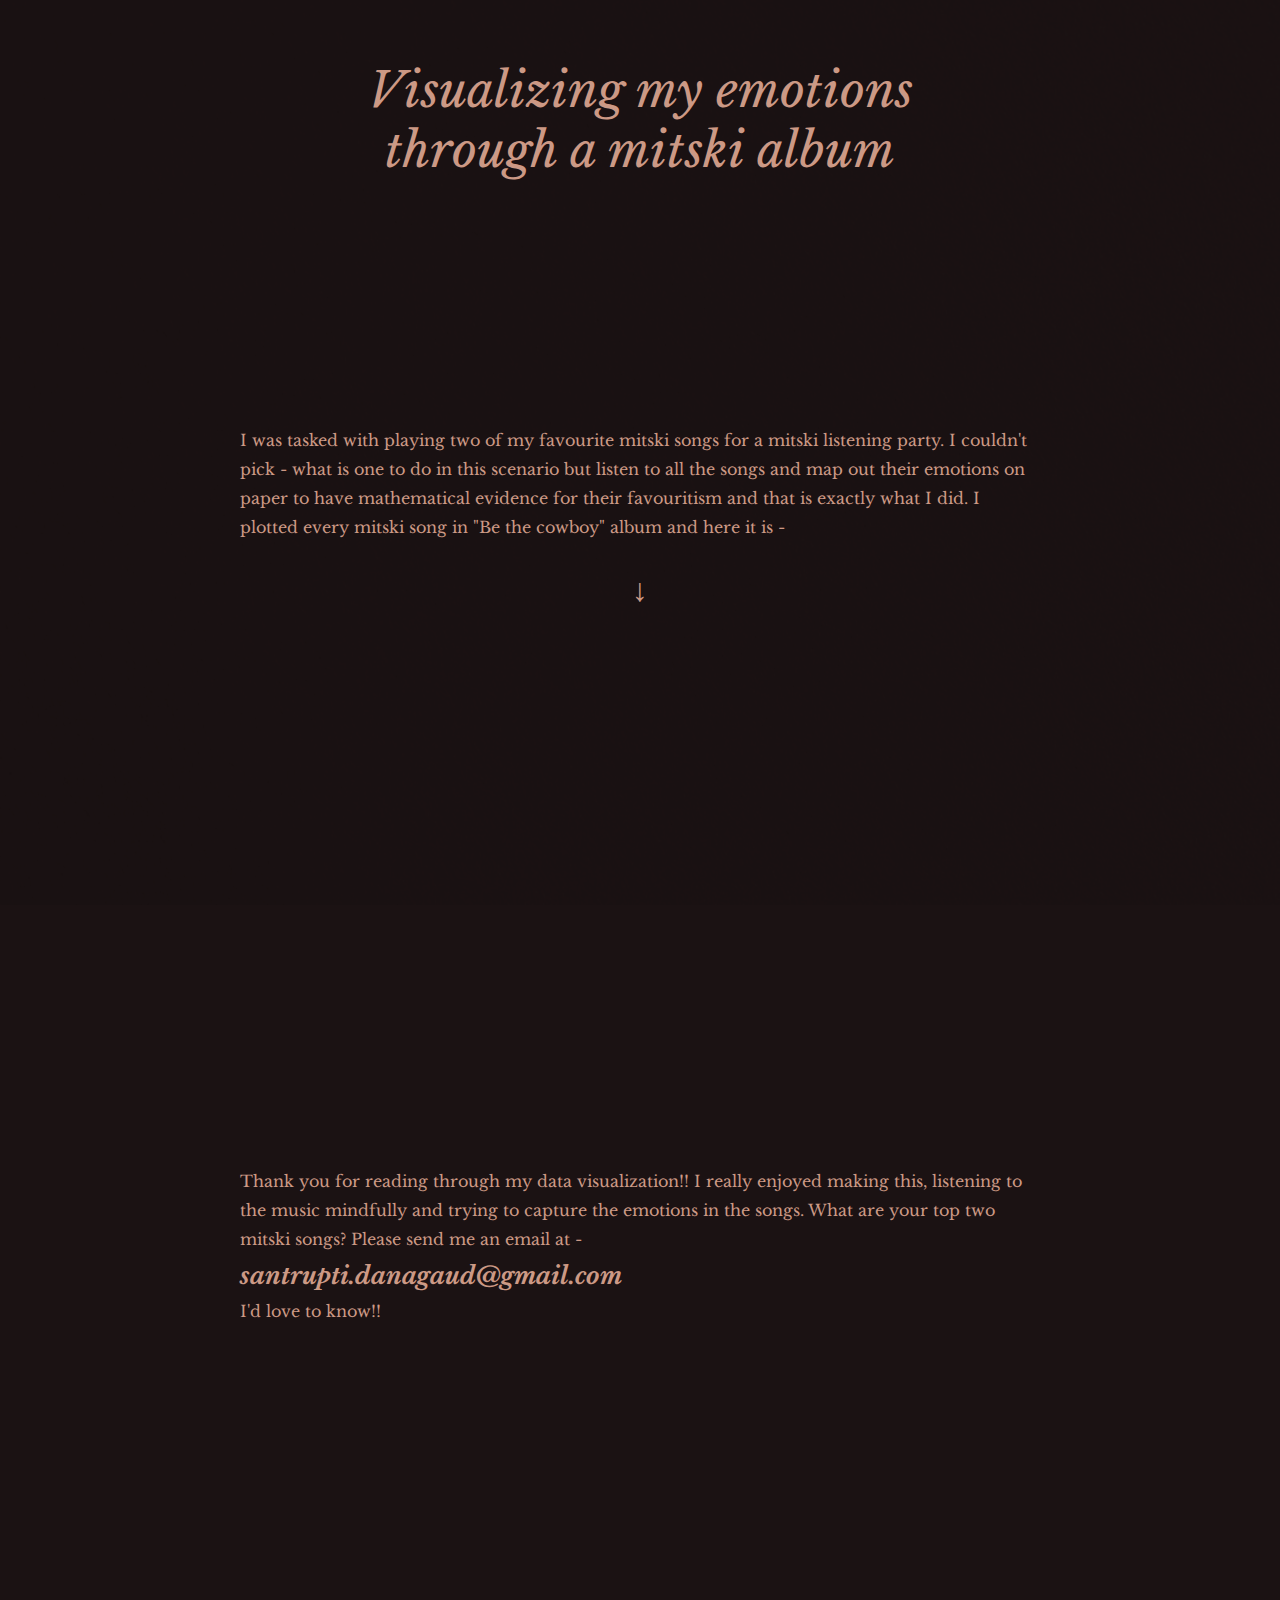
<file: bethecowboyviz/index.html>
<!doctype html>
<html lang="en">
  <head>
    <meta charset="UTF-8" />
    <meta name="viewport" content="width=device-width, initial-scale=1.0" />
    <title>Mitski Data Visualization</title>
    <link rel="stylesheet" href="style.css" />
    <script src="https://d3js.org/d3.v7.min.js"></script>
  </head>
  <body>
    <h1>Visualizing my emotions through a mitski album</h1>

    <section id="intro-screen">
      <div class="intro-content">
        <p>
          I was tasked with playing two of my favourite mitski songs for a
          mitski listening party. I couldn't pick - what is one to do in this
          scenario but listen to all the songs and map out their emotions on
          paper to have mathematical evidence for their favouritism and that is
          exactly what I did. I plotted every mitski song in "Be the cowboy"
          album and here it is -
        </p>
        <div class="scroll-indicator">↓</div>
      </div>
    </section>

    <div id="charts-container"></div>

        <section id="intro-screen">
      <div class="intro-content">
        <p>
          Thank you for reading through my data visualization!! I really enjoyed making this, listening to the music mindfully and trying to capture the emotions in the songs. What are your top two mitski songs? Please send me an email at - <br> <strong>santrupti.danagaud@gmail.com</strong> <br>
          I'd love to know!!
        </p>
      </div>

    <script src="script2.js"></script>
  </body>
</html>
</file>
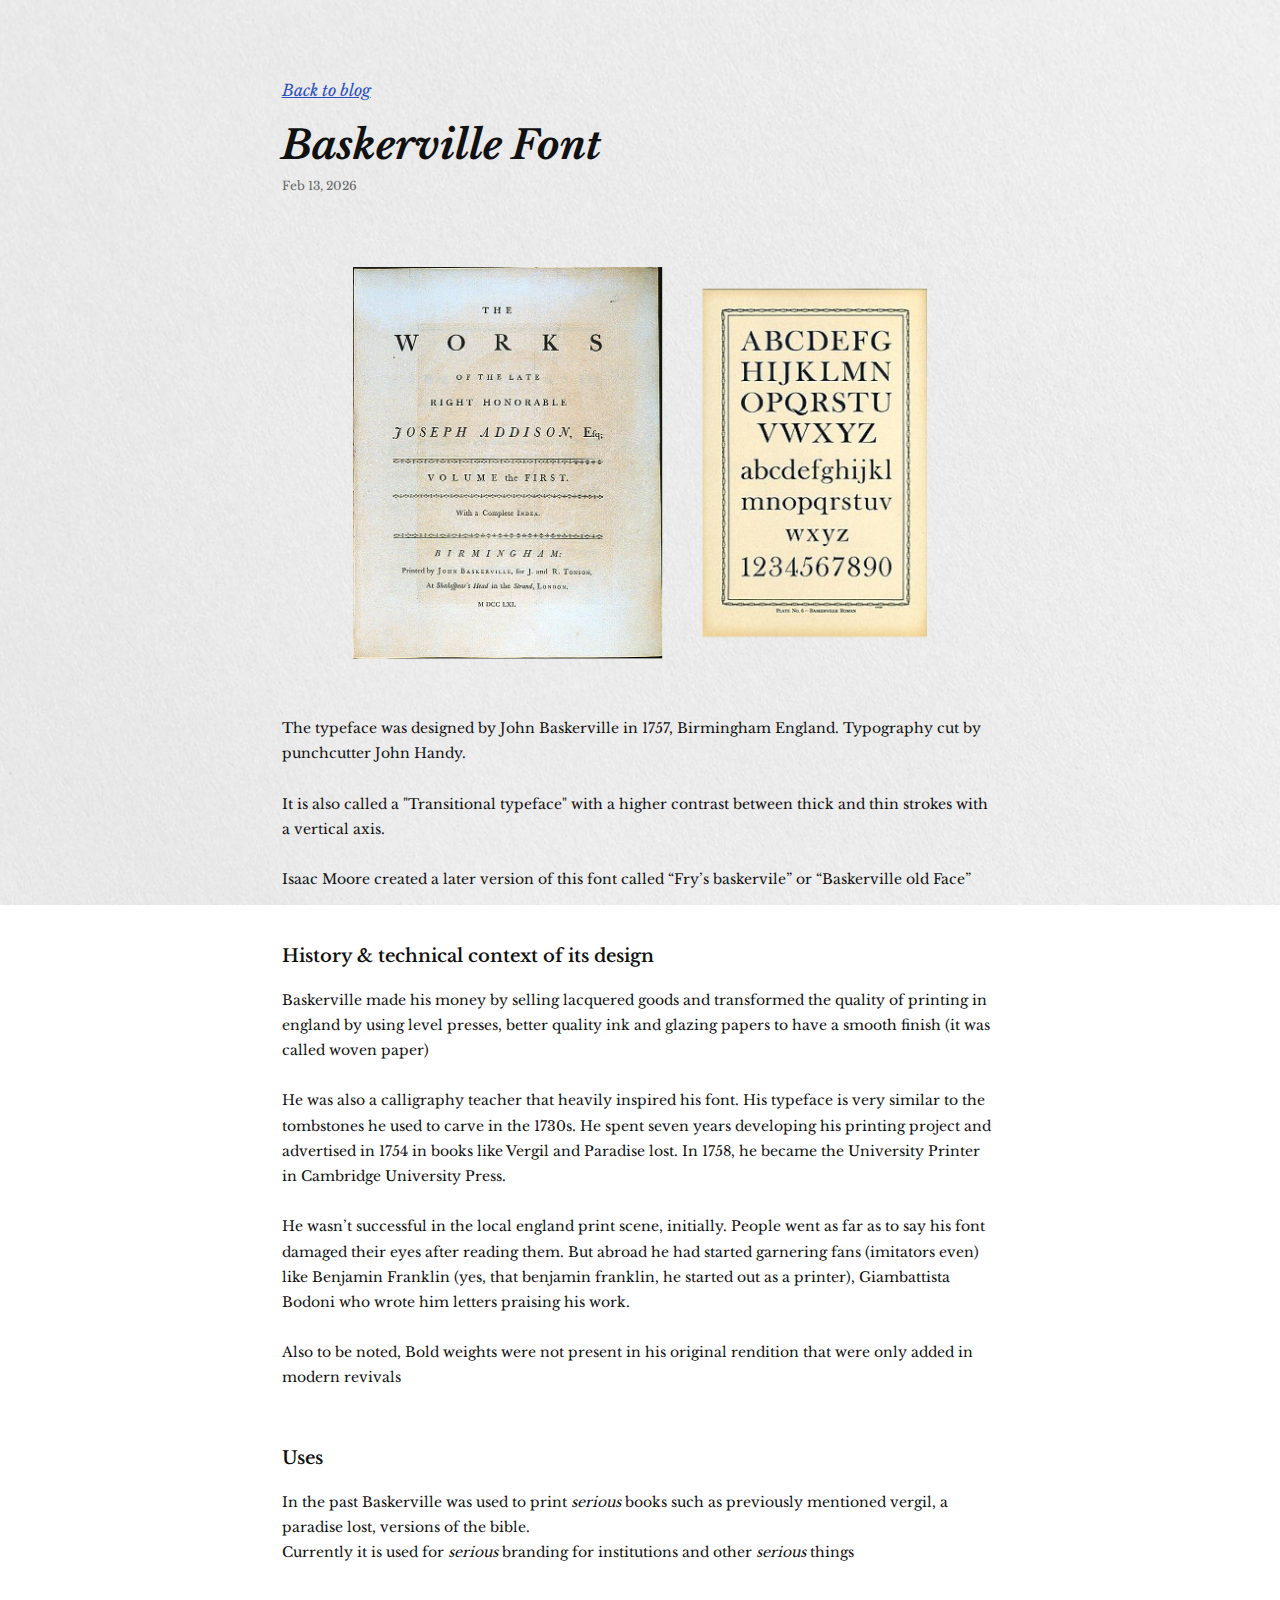
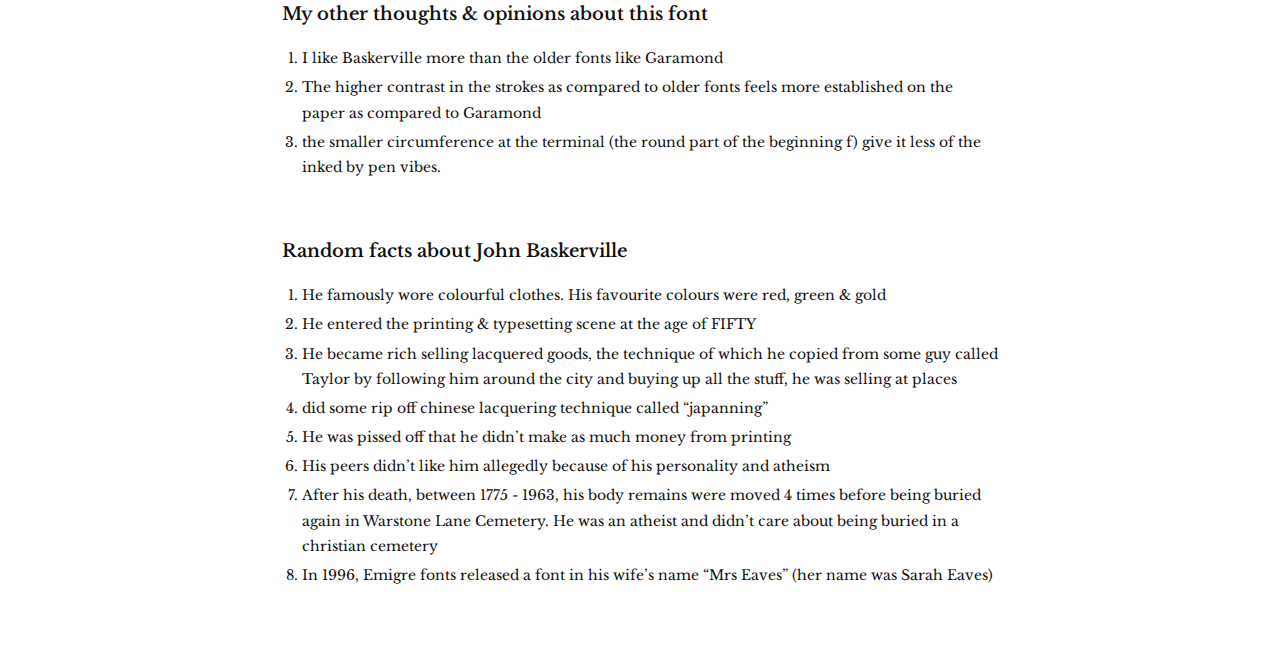
<file: Baskerville.html>
<!doctype html>
<html lang="en">
  <head>
    <meta charset="UTF-8" />
    <meta name="viewport" content="width=device-width, initial-scale=1.0" />
    <link rel="stylesheet" href="blog.css" />
  </head>
  <body>
    <a href="blog.html" class="back">Back to blog</a>
    <h1 style="padding-bottom: 8px">Baskerville Font</h1>
    <h3>Feb 13, 2026</h3>
    <br />
    <img src="assets/baskvervillefontblog/baskerville font.png" width="80%" style="margin-left: 10%;" />
    <h5>
      The typeface was designed by John Baskerville in 1757, Birmingham England.
      Typography cut by punchcutter John Handy. <br /><br />
      It is also called a "Transitional typeface" with a higher contrast between thick and thin
      strokes with a vertical axis.
      <br /><br />
      Isaac Moore created a later version of this font called “Fry’s baskervile” or “Baskerville
      old Face”
      <br /><br /><br />
      <h2>History & technical context of its design</h2><br />
      <h5>
        Baskerville made his money by selling lacquered goods and transformed
        the quality of printing in england by using level presses, better
        quality ink and glazing papers to have a smooth finish (it
        was called woven paper)
        <br /><br />
        He was also a calligraphy teacher that heavily inspired his font. His
        typeface is very similar to the tombstones he used to carve in the
        1730s. He spent seven years developing his printing project and
        advertised in 1754 in books like Vergil and Paradise lost. In 1758, he
        became the University Printer in Cambridge University Press.
        <br /><br />
        He wasn’t successful in the local england print scene, initially. People
        went as far as to say his font damaged their eyes after reading them. But abroad he had
        started garnering fans (imitators even) like Benjamin Franklin (yes,
        that benjamin franklin, he started out as a printer), Giambattista
        Bodoni who wrote him letters praising his work.
        <br /><br />
        Also to be noted, Bold weights were not present in his original
        rendition that were only added in modern revivals
      </h5>
      <br /><br /><br />
      <h2>Uses</h2><br />
      <h5>
        In the past Baskerville was used to print <i>serious</i> books such as previously
        mentioned vergil, a paradise lost, versions of the bible. <br />
        Currently it is used for <i>serious</i> branding for institutions and other
        <i>serious</i> things
      </h5>
      <br /><br />
        <h2>My other thoughts & opinions about this font</h2><br />
        <h5>
          <li>I like Baskerville more than the older fonts like Garamond</li>
          
          <li>The higher contrast in the strokes as compared to older fonts feels more established on the paper as compared to Garamond</li>

          <li>the smaller circumference at the terminal (the round part of the beginning f) give it less of the inked by pen vibes.</li>
        </h5>
        <br/><br/><br />
        <h2>Random facts about John Baskerville</h2><br />
        <h5>
        <li> He famously wore colourful clothes. His favourite colours were red, green & gold </li>
        <li> He entered the printing & typesetting scene at the age of FIFTY </li>
        <li> He became rich selling lacquered goods, the technique of which he copied from some guy called Taylor by following him around the city and buying up all the stuff, he was selling at places </li>
        <li> did some rip off chinese lacquering technique called “japanning” </li>
        <li> He was pissed off that he didn’t make as much money from printing</li>
        <li> His peers didn’t like him allegedly because of his personality and atheism</li>
        <li> After his death, between 1775 - 1963, his body remains were moved 4 times before being buried again in Warstone Lane Cemetery. He was an atheist and didn’t care about being buried in a christian cemetery</li>
        <li> In 1996, Emigre fonts released a font in his wife’s name “Mrs Eaves” (her name was Sarah Eaves)</li>
        </h5>

  </body>
</html>
</file>
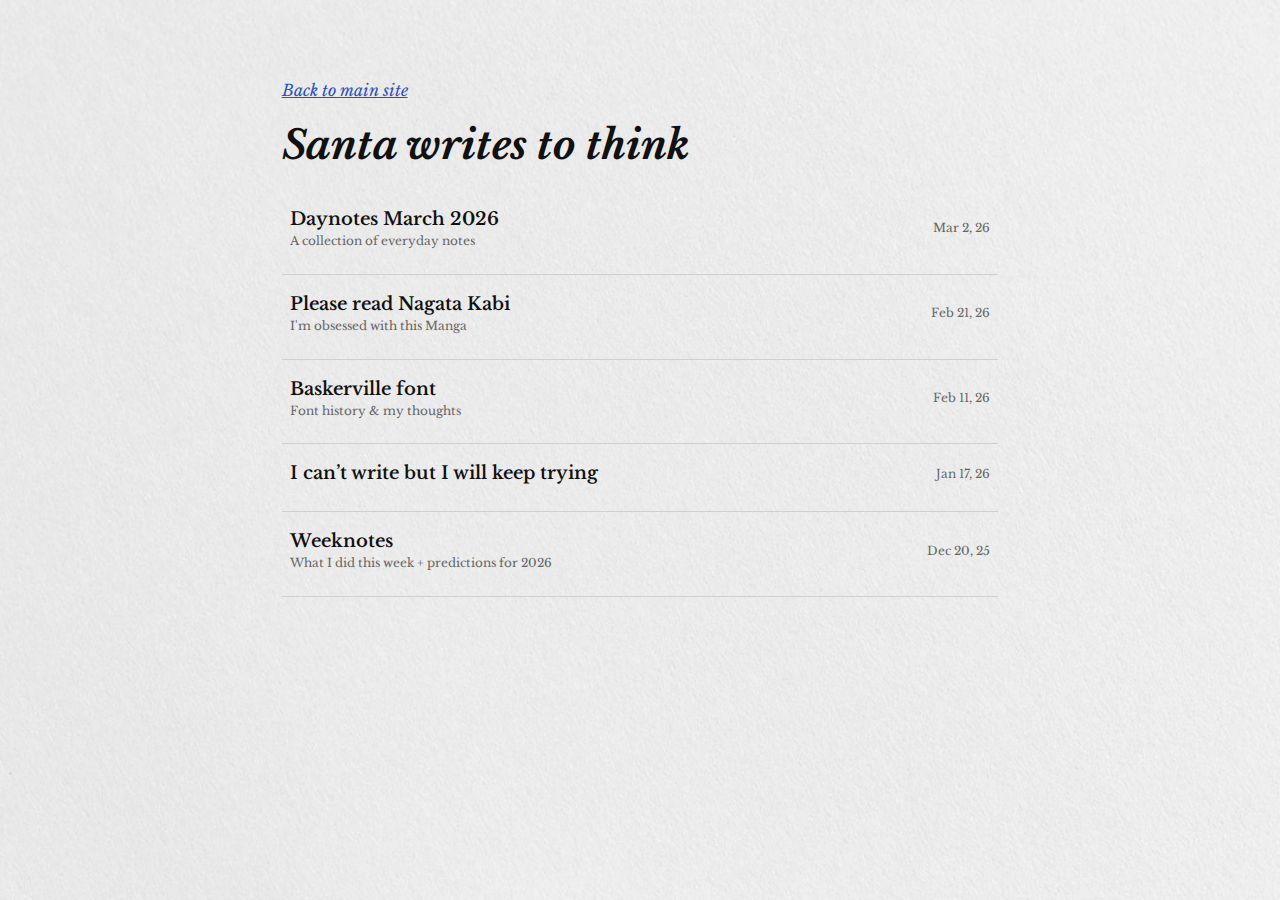
<file: blog.html>
<!DOCTYPE html>
<html lang="en">
  <head>
    <meta charset="UTF-8" />
    <meta name="viewport" content="width=device-width, initial-scale=1.0" />
    <link rel="stylesheet" href="blog.css" />
    <link rel="alternate" type="application/rss+xml" title="Santa writes to think" href="https://santacandesign.github.io/portfoliosite/feed.xml">
    <script src="script.js"></script>
    </div>

    <body>



      <a href="index.html" class="back">Back to main site</a>
      <h1>Santa writes to think</h1>

      <a href="daynotesmarch.html">
        <div class="blogpost">
            <div>
              <h2>Daynotes March 2026</h2>
              <h3>A collection of everyday notes</h3>
            </div>
            <h4>Mar 2, 26</h4>
          </div>
        </div>
      </a>

      <a href="nagatakabi.html">
        <div class="blogpost">
            <div>
              <h2>Please read Nagata Kabi</h2>
              <h3>I'm obsessed with this Manga</h3>
            </div>
            <h4>Feb 21, 26</h4>
          </div>
        </div>
      </a>      

      <a href="Baskerville.html">
        <div class="blogpost">
            <div>
              <h2>Baskerville font</h2>
              <h3>Font history & my thoughts</h3>
            </div>
            <h4>Feb 11, 26</h4>
          </div>
        </div>
      </a>
      
      <a href="cantwrite.html">
        <div class="blogpost">
            <div>
              <h2>I can’t write but I will keep trying</h2>
            </div>
            <h4>Jan 17, 26</h4>
          </div>
        </div>
      </a>

       <!-- copy for new blog post -->
      <a href="weeknotesdec25.html">
        <div class="blogpost">
            <div>
              <h2>Weeknotes</h2>
              <h3>What I did this week + predictions for 2026</h3>
            </div>
            <h4>Dec 20, 25</h4>
          </div>
        </div>
      </a>
       <!-- copy end -->
    </body>

  </head>
</html>
</file>
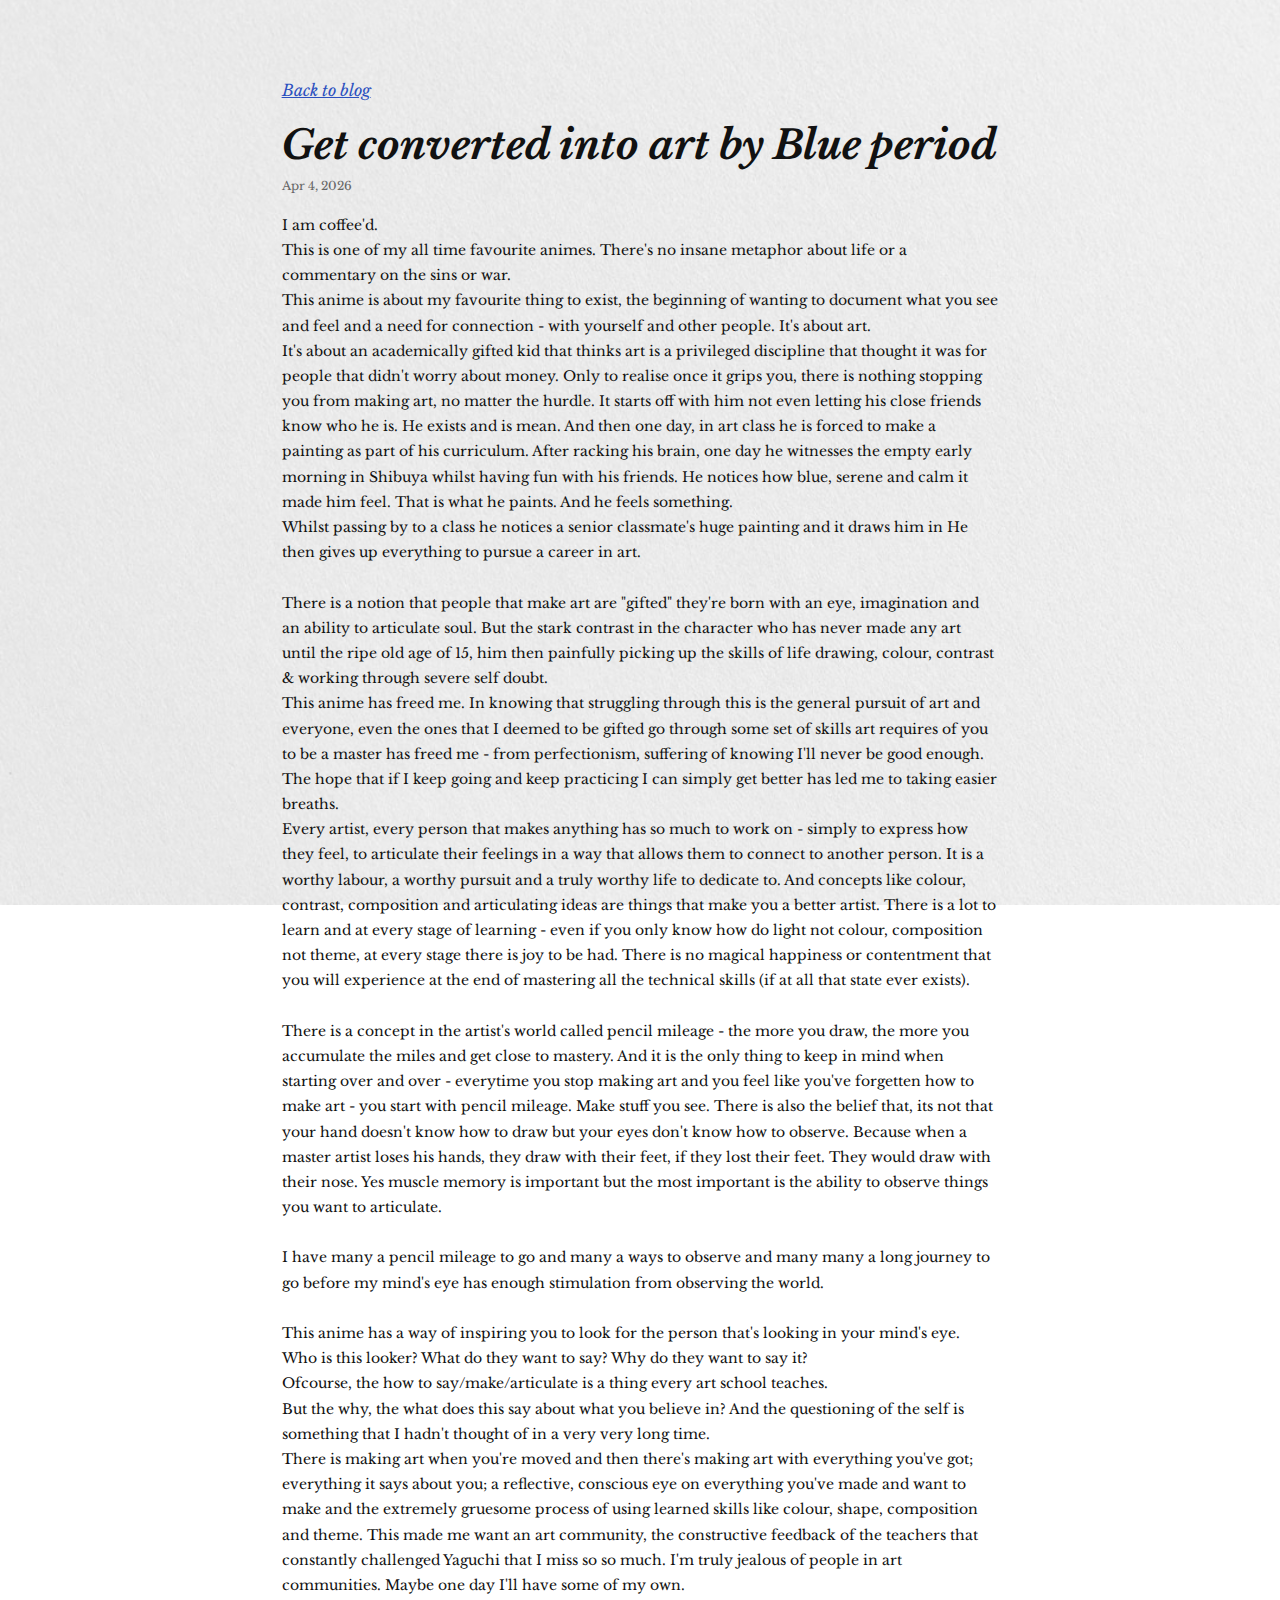
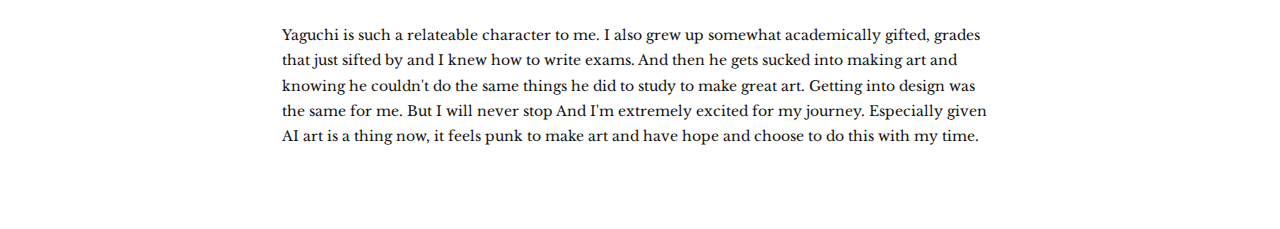
<file: blueperiod.html>
<!doctype html>
<html lang="en">
  <head>
    <meta charset="UTF-8" />
    <meta name="viewport" content="width=device-width, initial-scale=1.0" />
    <link rel="stylesheet" href="blog.css" />
  </head>

  <body>
    <a href="blog.html" class="back">Back to blog</a>
    <h1 style="padding-bottom: 8px">Get converted into art by Blue period</h1>
    <h3>Apr 4, 2026</h3>
    <br />
    <h5>
      I am coffee'd. <br />
      This is one of my all time favourite animes. There's no insane metaphor
      about life or a commentary on the sins or war. <br />
      This anime is about my favourite thing to exist, the beginning of wanting
      to document what you see and feel and a need for connection - with
      yourself and other people. It's about art. <br />
      It's about an academically gifted kid that thinks art is a privileged
      discipline that thought it was for people that didn't worry about money.
      Only to realise once it grips you, there is nothing stopping you from
      making art, no matter the hurdle. It starts off with him not even letting
      his close friends know who he is. He exists and is mean. And then one day,
      in art class he is forced to make a painting as part of his curriculum.
      After racking his brain, one day he witnesses the empty early morning in
      Shibuya whilst having fun with his friends. He notices how blue, serene
      and calm it made him feel. That is what he paints. And he feels something.
      <br />
      Whilst passing by to a class he notices a senior classmate's huge painting
      and it draws him in He then gives up everything to pursue a career in art.
      <br /><br />

      There is a notion that people that make art are "gifted" they're born with
      an eye, imagination and an ability to articulate soul. But the stark
      contrast in the character who has never made any art until the ripe old
      age of 15, him then painfully picking up the skills of life drawing,
      colour, contrast & working through severe self doubt. <br />
      This anime has freed me. In knowing that struggling through this is the
      general pursuit of art and everyone, even the ones that I deemed to be
      gifted go through some set of skills art requires of you to be a master
      has freed me - from perfectionism, suffering of knowing I'll never be good
      enough. The hope that if I keep going and keep practicing I can simply get
      better has led me to taking easier breaths. <br />
      Every artist, every person that makes anything has so much to work on -
      simply to express how they feel, to articulate their feelings in a way
      that allows them to connect to another person. It is a worthy labour, a
      worthy pursuit and a truly worthy life to dedicate to. And concepts like
      colour, contrast, composition and articulating ideas are things that make
      you a better artist. There is a lot to learn and at every stage of
      learning - even if you only know how do light not colour, composition not
      theme, at every stage there is joy to be had. There is no magical
      happiness or contentment that you will experience at the end of mastering
      all the technical skills (if at all that state ever exists). <br /><br />

      There is a concept in the artist's world called pencil mileage - the more
      you draw, the more you accumulate the miles and get close to mastery. And
      it is the only thing to keep in mind when starting over and over -
      everytime you stop making art and you feel like you've forgetten how to
      make art - you start with pencil mileage. Make stuff you see. There is
      also the belief that, its not that your hand doesn't know how to draw but
      your eyes don't know how to observe. Because when a master artist loses
      his hands, they draw with their feet, if they lost their feet. They would
      draw with their nose. Yes muscle memory is important but the most
      important is the ability to observe things you want to articulate.
      <br /><br />

      I have many a pencil mileage to go and many a ways to observe and many
      many a long journey to go before my mind's eye has enough stimulation from
      observing the world. <br /><br />

      This anime has a way of inspiring you to look for the person that's
      looking in your mind's eye. <br />Who is this looker? What do they want to
      say? Why do they want to say it?<br />
      Ofcourse, the how to say/make/articulate is a thing every art school
      teaches.<br />
      But the why, the what does this say about what you believe in? And the
      questioning of the self is something that I hadn't thought of in a very
      very long time. <br />
      There is making art when you're moved and then there's making art with
      everything you've got; everything it says about you; a reflective,
      conscious eye on everything you've made and want to make and the extremely
      gruesome process of using learned skills like colour, shape, composition
      and theme. This made me want an art community, the constructive feedback
      of the teachers that constantly challenged Yaguchi that I miss so so much.
      I'm truly jealous of people in art communities. Maybe one day I'll have
      some of my own. <br /><br />

      Yaguchi is such a relateable character to me. I also grew up somewhat
      academically gifted, grades that just sifted by and I knew how to write
      exams. And then he gets sucked into making art and knowing he couldn't do
      the same things he did to study to make great art. Getting into design was
      the same for me. But I will never stop And I'm extremely excited for my
      journey. Especially given AI art is a thing now, it feels punk to make art
      and have hope and choose to do this with my time. <br />
    </h5>
  </body>
</html>
</file>
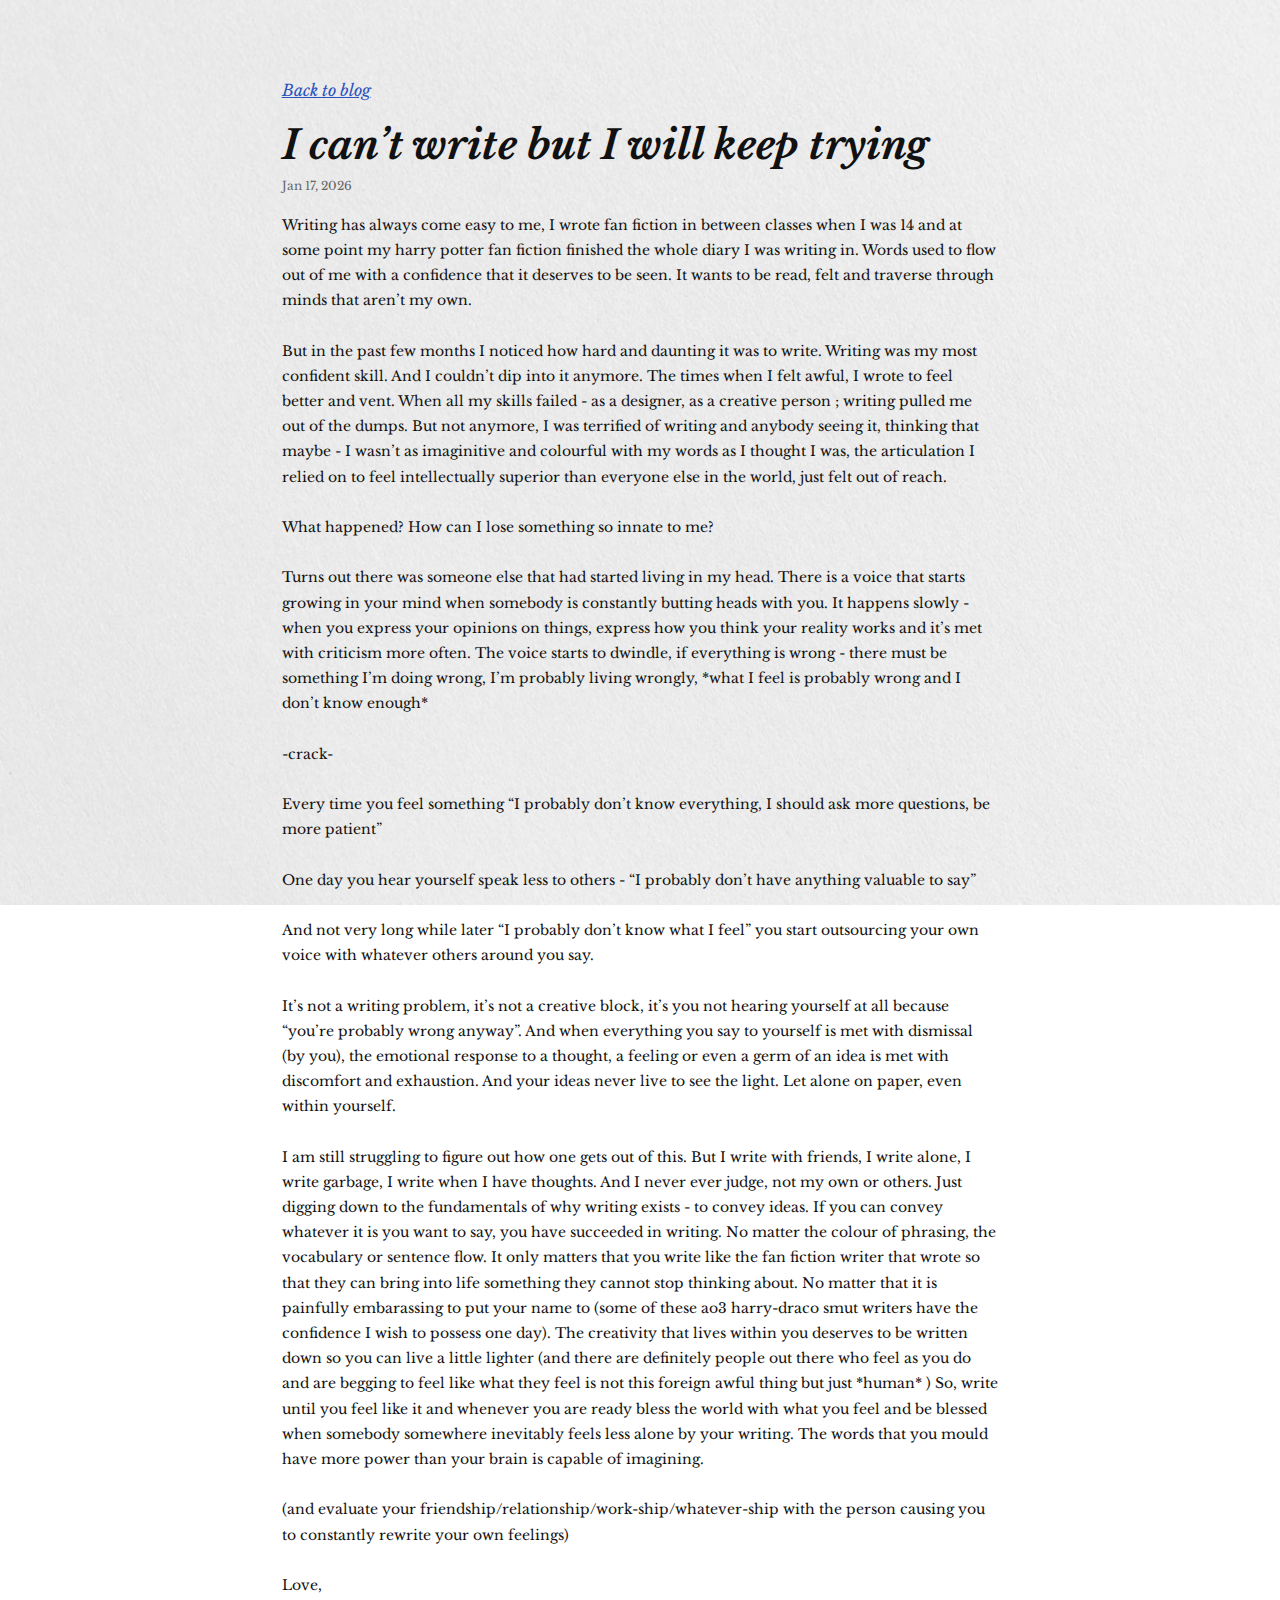
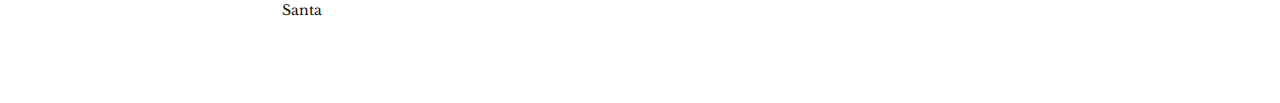
<file: cantwrite.html>
<!doctype html>
<html lang="en">
  <head>
    <meta charset="UTF-8" />
    <meta name="viewport" content="width=device-width, initial-scale=1.0" />
    <link rel="stylesheet" href="blog.css" />
  </head>

  <body>
    <a href="blog.html" class="back">Back to blog</a>
    <h1 style="padding-bottom: 8px">I can’t write but I will keep trying</h1>
    <h3>Jan 17, 2026</h3>
    <br />
    <h5>
      Writing has always come easy to me, I wrote fan fiction in between classes
      when I was 14 and at some point my harry potter fan fiction finished the
      whole diary I was writing in. Words used to flow out of me with a
      confidence that it deserves to be seen. It wants to be read, felt and
      traverse through minds that aren’t my own.

      <br /><br />

      But in the past few months I noticed how hard and daunting it was to
      write. Writing was my most confident skill. And I couldn’t dip into it
      anymore. The times when I felt awful, I wrote to feel better and vent.
      When all my skills failed - as a designer, as a creative person ; writing
      pulled me out of the dumps. But not anymore, I was terrified of writing
      and anybody seeing it, thinking that maybe - I wasn’t as imaginitive and
      colourful with my words as I thought I was, the articulation I relied on
      to feel intellectually superior than everyone else in the world, just felt
      out of reach.
      <br /><br />
      What happened? How can I lose something so innate to me?
      <br /><br />
      Turns out there was someone else that had started living in my head. There
      is a voice that starts growing in your mind when somebody is constantly
      butting heads with you. It happens slowly - when you express your opinions
      on things, express how you think your reality works and it’s met with
      criticism more often. The voice starts to dwindle, if everything is wrong
      - there must be something I’m doing wrong, I’m probably living wrongly,
      *what I feel is probably wrong and I don’t know enough*
      <br /><br />
      -crack-
      <br /><br />
      Every time you feel something “I probably don’t know everything, I should
      ask more questions, be more patient”
      <br /><br />
      One day you hear yourself speak less to others - “I probably don’t have
      anything valuable to say”
      <br /><br />
      And not very long while later “I probably don’t know what I feel” you
      start outsourcing your own voice with whatever others around you say.
      <br /><br />
      It’s not a writing problem, it’s not a creative block, it’s you not
      hearing yourself at all because “you’re probably wrong anyway”. And when
      everything you say to yourself is met with dismissal (by you), the
      emotional response to a thought, a feeling or even a germ of an idea is
      met with discomfort and exhaustion. And your ideas never live to see the
      light. Let alone on paper, even within yourself.
      <br /><br />
      I am still struggling to figure out how one gets out of this. But I write
      with friends, I write alone, I write garbage, I write when I have
      thoughts. And I never ever judge, not my own or others. Just digging down
      to the fundamentals of why writing exists - to convey ideas. If you can
      convey whatever it is you want to say, you have succeeded in writing. No
      matter the colour of phrasing, the vocabulary or sentence flow. It only
      matters that you write like the fan fiction writer that wrote so that they
      can bring into life something they cannot stop thinking about. No matter
      that it is painfully embarassing to put your name to (some of these ao3
      harry-draco smut writers have the confidence I wish to possess one day).
      The creativity that lives within you deserves to be written down so you
      can live a little lighter (and there are definitely people out there who
      feel as you do and are begging to feel like what they feel is not this
      foreign awful thing but just *human* ) So, write until you feel like it
      and whenever you are ready bless the world with what you feel and be
      blessed when somebody somewhere inevitably feels less alone by your
      writing. The words that you mould have more power than your brain is
      capable of imagining.
      <br /><br />
      (and evaluate your friendship/relationship/work-ship/whatever-ship with
      the person causing you to constantly rewrite your own feelings)
      <br /><br />
      Love, <br />Santa
    </h5>
  </body>
</html>
</file>
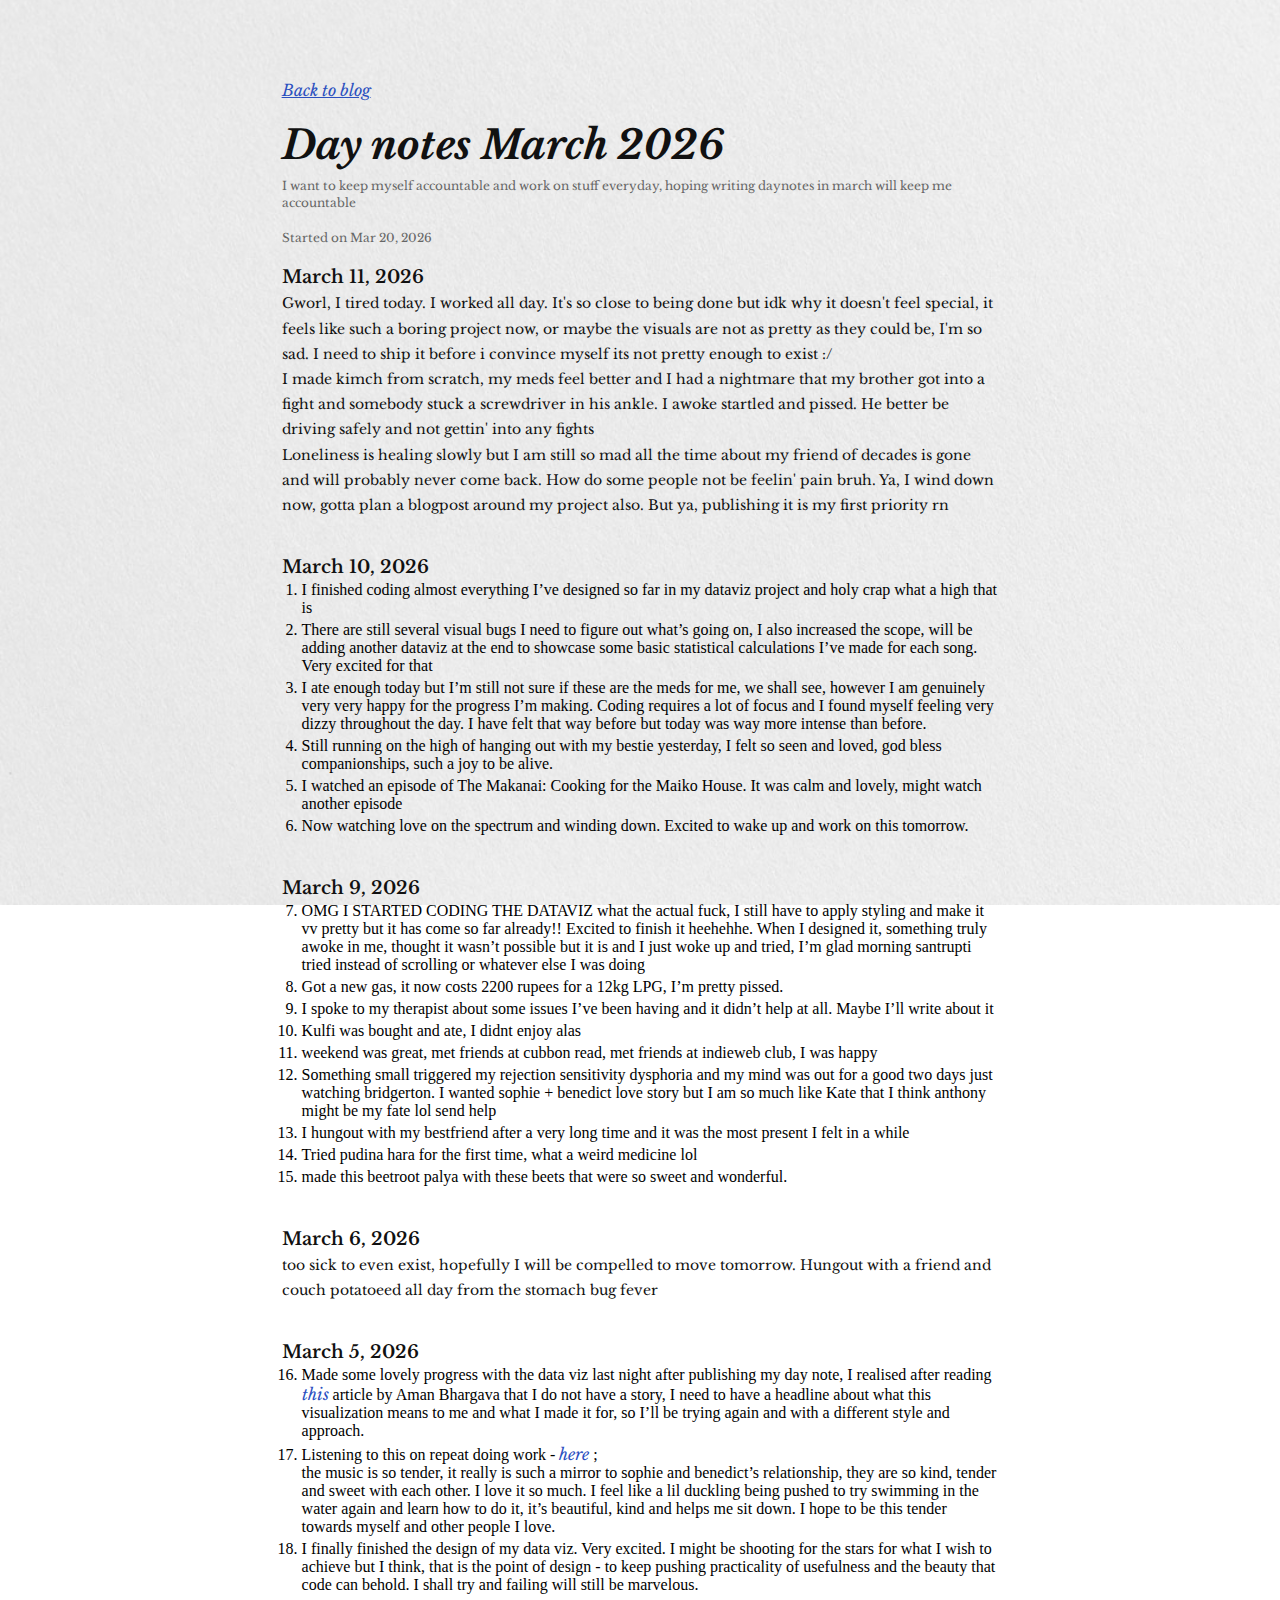
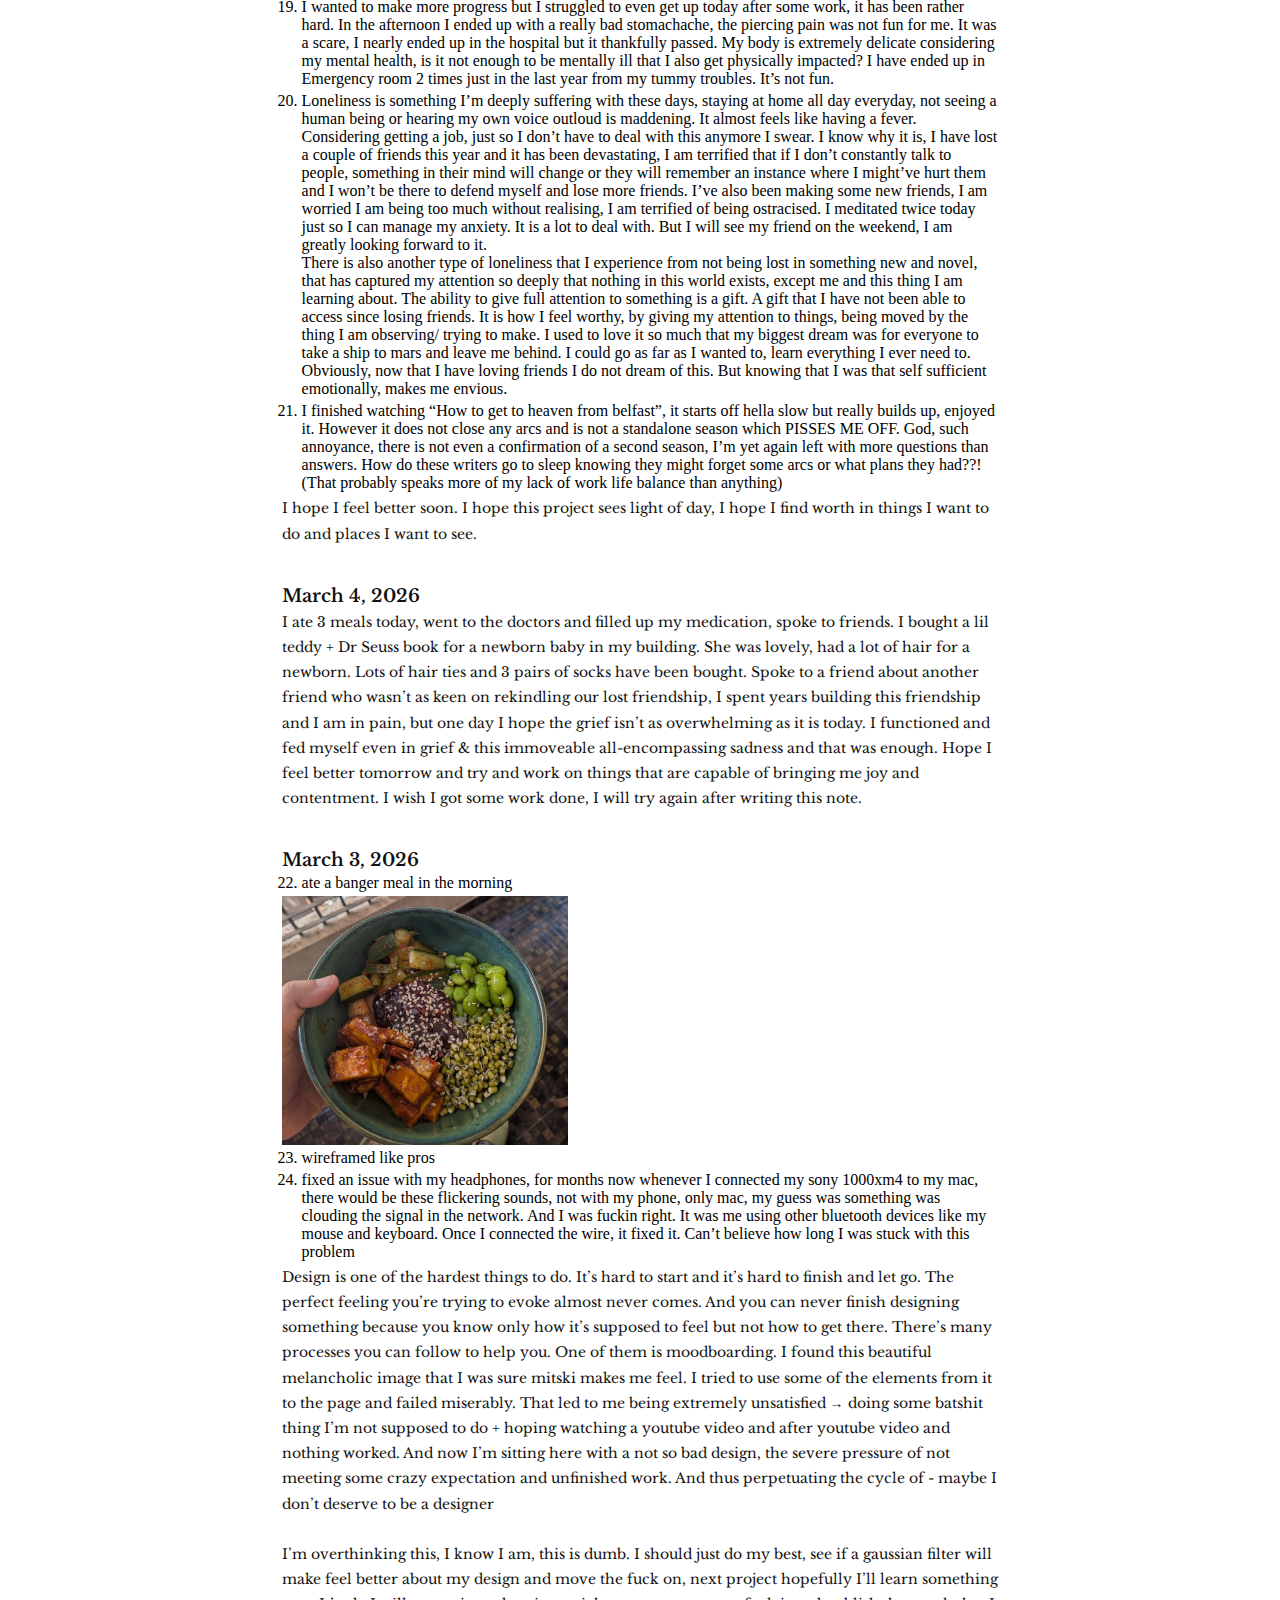
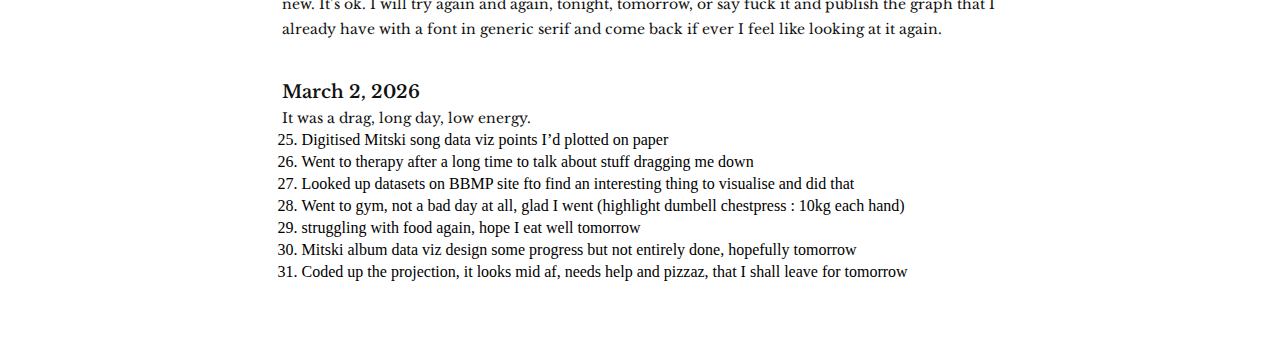
<file: daynotesmarch.html>
<!doctype html>
<html lang="en">
  <head>
    <meta charset="UTF-8" />
    <meta name="viewport" content="width=device-width, initial-scale=1.0" />
    <link rel="stylesheet" href="blog.css" />
  </head>

  <body>
    <a href="blog.html" class="back">Back to blog</a>
    <h1 style="padding-bottom: 8px">Day notes March 2026</h1>
    <h3>
      I want to keep myself accountable and work on stuff everyday, hoping
      writing daynotes in march will keep me accountable
    </h3>
    <br />
    <h3>Started on Mar 20, 2026</h3>
    <br />
    <h2>March 11, 2026</h2>
    <h5>Gworl, I tired today. I worked all day. It's so close to being done but idk why it doesn't feel special, it feels like such a boring project now, or maybe the visuals are not as pretty as they could be, I'm so sad. I need to ship it before i convince myself its not pretty enough to exist :/ <br> I made kimch from scratch, my meds feel better and I had a nightmare that my brother got into a fight and somebody stuck a screwdriver in his ankle. I awoke startled and pissed. He better be driving safely and not gettin' into any fights <br>Loneliness is healing slowly but I am still so mad all the time about my friend of decades is gone and will probably never come back. How do some people not be feelin' pain bruh. Ya, I wind down now, gotta plan a blogpost around my project also. But ya, publishing it is my first priority rn</h5> <br><br>
    <h2>March 10, 2026</h2>
    <li> I finished coding almost everything I’ve designed so far in my dataviz project and holy crap what a high that is</li>
    <li> There are still several visual bugs I need to figure out what’s going on, I also increased the scope, will be adding another dataviz at the end to showcase some basic statistical calculations I’ve made for each song. Very excited for that</li>
    <li> I ate enough today but I’m still not sure if these are the meds for me, we shall see, however I am genuinely very very happy for the progress I’m making. Coding requires a lot of focus and I found myself feeling very dizzy throughout the day. I have felt that way before but today was way more intense than before.</li>
    <li> Still running on the high of hanging out with my bestie yesterday, I felt so seen and loved, god bless companionships, such a joy to be alive.</li>
    <li>I watched an episode of The Makanai: Cooking for the Maiko House. It was calm and lovely, might watch another episode</li>
    <li> Now watching love on the spectrum and winding down. Excited to wake up and work on this tomorrow.</li>
      <br /><br />
    <h2>March 9, 2026</h2>
    <li>OMG I STARTED CODING THE DATAVIZ what the actual fuck, I still have to apply styling and make it vv pretty but it has come so far already!! Excited to finish it heehehhe. When I designed it, something truly awoke in me, thought it wasn’t possible but it is and I just woke up and tried, I’m glad morning santrupti tried instead of scrolling or whatever else I was doing</li>
    <li>Got a new gas, it now costs 2200 rupees for a 12kg LPG, I’m pretty pissed.</li>
    <li>I spoke to my therapist about some issues I’ve been having and it didn’t help at all. Maybe I’ll write about it</li>
    <li>Kulfi was bought and ate, I didnt enjoy alas</li>
    <li>weekend was great, met friends at cubbon read, met friends at indieweb club, I was happy</li>
    <li>Something small triggered my rejection sensitivity dysphoria and my mind was out for a good two days just watching bridgerton. I wanted sophie + benedict love story but I am so much like Kate that I think anthony might be my fate lol send help</li>
    <li>I hungout with my bestfriend after a very long time and it was the most present I felt in a while</li>
    <li>Tried pudina hara for the first time, what a weird medicine lol</li>
    <li>made this beetroot palya with these beets that were so sweet and wonderful.</li>
     <br /><br />
    <h2>March 6, 2026</h2>
    <h5>too sick to even exist, hopefully I will be compelled to move tomorrow. Hungout with a friend and couch potatoeed all day from the stomach bug fever</h5>
    <br /><br />
    <h2>March 5, 2026</h2>
    <li>Made some lovely progress with the data viz last night after publishing my day note, I realised after reading <a href="//aman.bh/blog/2026/data-storytelling-in-lowercase-guest-talk-at-purdue">this</a> article by Aman Bhargava that I do not have a story, I need to have a headline about what this visualization means to me and what I made it for, so I’ll be trying again and with a different style and approach. </li>
    <li>Listening to this on repeat doing work - <a href="https://music.youtube.com/watch?v=BWh0ipSbfUE&si=x-oA7J7j8A5yP985">here</a> ; <br/> the music is so tender, it really is such a mirror to sophie and benedict’s relationship, they are so kind, tender and sweet with each other. I love it so much. I feel like a lil duckling being pushed to try swimming in the water again and learn how to do it, it’s beautiful, kind and helps me sit down. I hope to be this tender towards myself and other people I love. </li>
    <li>I finally finished the design of my data viz. Very excited. I might be shooting for the stars for what I wish to achieve but I think, that is the point of design - to keep pushing practicality of usefulness and the beauty that code can behold. I shall try and failing will still be marvelous. </li>
    <li>I wanted to make more progress but I struggled to even get up today after some work, it has been rather hard. In the afternoon I ended up with a really bad stomachache, the piercing pain was not fun for me. It was a scare, I nearly ended up in the hospital but it thankfully passed. My body is extremely delicate considering my mental health, is it not enough to be mentally ill that I also get physically impacted? I have ended up in Emergency room 2 times just in the last year from my tummy troubles. It’s not fun.</li>
    <li>Loneliness is something I’m deeply suffering with these days, staying at home all day everyday, not seeing a human being or hearing my own voice outloud is maddening. It almost feels like having a fever. Considering getting a job, just so I don’t have to deal with this anymore I swear. I know why it is, I have lost a couple of friends this year and it has been devastating, I am terrified that if I don’t constantly talk to people, something in their mind will change or they will remember an instance where I might’ve hurt them and I won’t be there to defend myself and lose more friends. I’ve also been making some new friends, I am worried I am being too much without realising, I am terrified of being ostracised. I meditated twice today just so I can manage my anxiety. It is a lot to deal with. But I will see my friend on the weekend, I am greatly looking forward to it. <br/>There is also another type of loneliness that I experience from not being lost in something new and novel, that has captured my attention so deeply that nothing in this world exists, except me and this thing I am learning about. The ability to give full attention to something is a gift. A gift that I have not been able to access since losing friends. It is how I feel worthy, by giving my attention to things, being moved by the thing I am observing/ trying to make. I used to love it so much that my biggest dream was for everyone to take a ship to mars and leave me behind. I could go as far as I wanted to, learn everything I ever need to. Obviously, now that I have loving friends I do not dream of this. But knowing that I was that self sufficient emotionally, makes me envious. </li>
    <li>I finished watching “How to get to heaven from belfast”, it starts off hella slow but really builds up, enjoyed it. However it does not close any arcs and is not a standalone season which PISSES ME OFF. God, such annoyance, there is not even a confirmation of a second season, I’m yet again left with more questions than answers. How do these writers go to sleep knowing they might forget some arcs or what plans they had??! (That probably speaks more of my lack of work life balance than anything)</li>
    <h5>I hope I feel better soon. I hope this project sees light of day, I hope I find worth in things I want to do and places I want to see.</h5>
    <br /><br />
    <h2>March 4, 2026</h2>
    <h5>I ate 3 meals today, went to the doctors and filled up my medication, spoke to friends. I bought a lil teddy + Dr Seuss book for a newborn baby in my building. She was lovely, had a lot of hair for a newborn. Lots of hair ties and 3 pairs of socks have been bought. Spoke to a friend about another friend who wasn’t as keen on rekindling our lost friendship, I spent years building this friendship and I am in pain, but one day I hope the grief isn’t as overwhelming as it is today. I functioned and fed myself even in grief & this immoveable all-encompassing sadness and that was enough. Hope I feel better tomorrow and try and work on things that are capable of bringing me joy and contentment. I wish I got some work done, I will try again after writing this note.</h5>
    <br /><br />
    <h2>March 3, 2026</h2>
    <li>ate a banger meal in the morning </li> 
    <img src="assets/marchdaynotes/breakfast.png" width="40%" align-items="center"/> <br />
    <li>wireframed like pros</li>
    <li>fixed an issue with my headphones, for months now whenever I connected my sony 1000xm4 to my mac, there would be these flickering sounds, not with my phone, only mac, my guess was something was clouding the signal in the network. And I was fuckin right. It was me using other bluetooth devices like my mouse and keyboard. Once I connected the wire, it fixed it. Can’t believe how long I was stuck with this problem</li>

    <h5>Design is one of the hardest things to do. It’s hard to start and it’s hard to finish and let go. The perfect feeling you’re trying to evoke almost never comes. And you can never finish designing something because you know only how it’s supposed to feel but not how to get there. There’s many processes you can follow to help you. One of them is moodboarding. I found this beautiful melancholic image that I was sure mitski makes me feel. I tried to use some of the elements from it to the page and failed miserably. That led to me being extremely unsatisfied → doing some batshit thing I’m not supposed to do + hoping watching a youtube video and after youtube video and nothing worked. And now I’m sitting here with a not so bad design, the severe pressure of not meeting some crazy expectation and unfinished work. And thus perpetuating the cycle of - maybe I don’t deserve to be a designer <br /><br />

    I’m overthinking this, I know I am, this is dumb. I should just do my best, see if a gaussian filter will make feel better about my design and move the fuck on, next project hopefully I’ll learn something new. It’s ok. 

    I will try again and again, tonight, tomorrow, or say fuck it and publish the graph that I already have with a font in generic serif and come back if ever I feel like looking at it again.</h5>


    <br /><br />
    
      <h2>March 2, 2026</h2>
      <h5>It was a drag, long day, low energy.</h5>
      <li>Digitised Mitski song data viz points I’d plotted on paper</li>
      <li>
        Went to therapy after a long time to talk about stuff dragging me down
      </li>
      <li>
        Looked up datasets on BBMP site fto find an interesting thing to
        visualise and did that
      </li>
      <li>
        Went to gym, not a bad day at all, glad I went (highlight dumbell
        chestpress : 10kg each hand)
      </li>
      <li>struggling with food again, hope I eat well tomorrow</li>
      <li>
        Mitski album data viz design some progress but not entirely done,
        hopefully tomorrow
      </li>
      <li>
        Coded up the projection, it looks mid af, needs help and pizzaz, that I
        shall leave for tomorrow
      </li>
    </h5>
  </body>
</html>
</file>
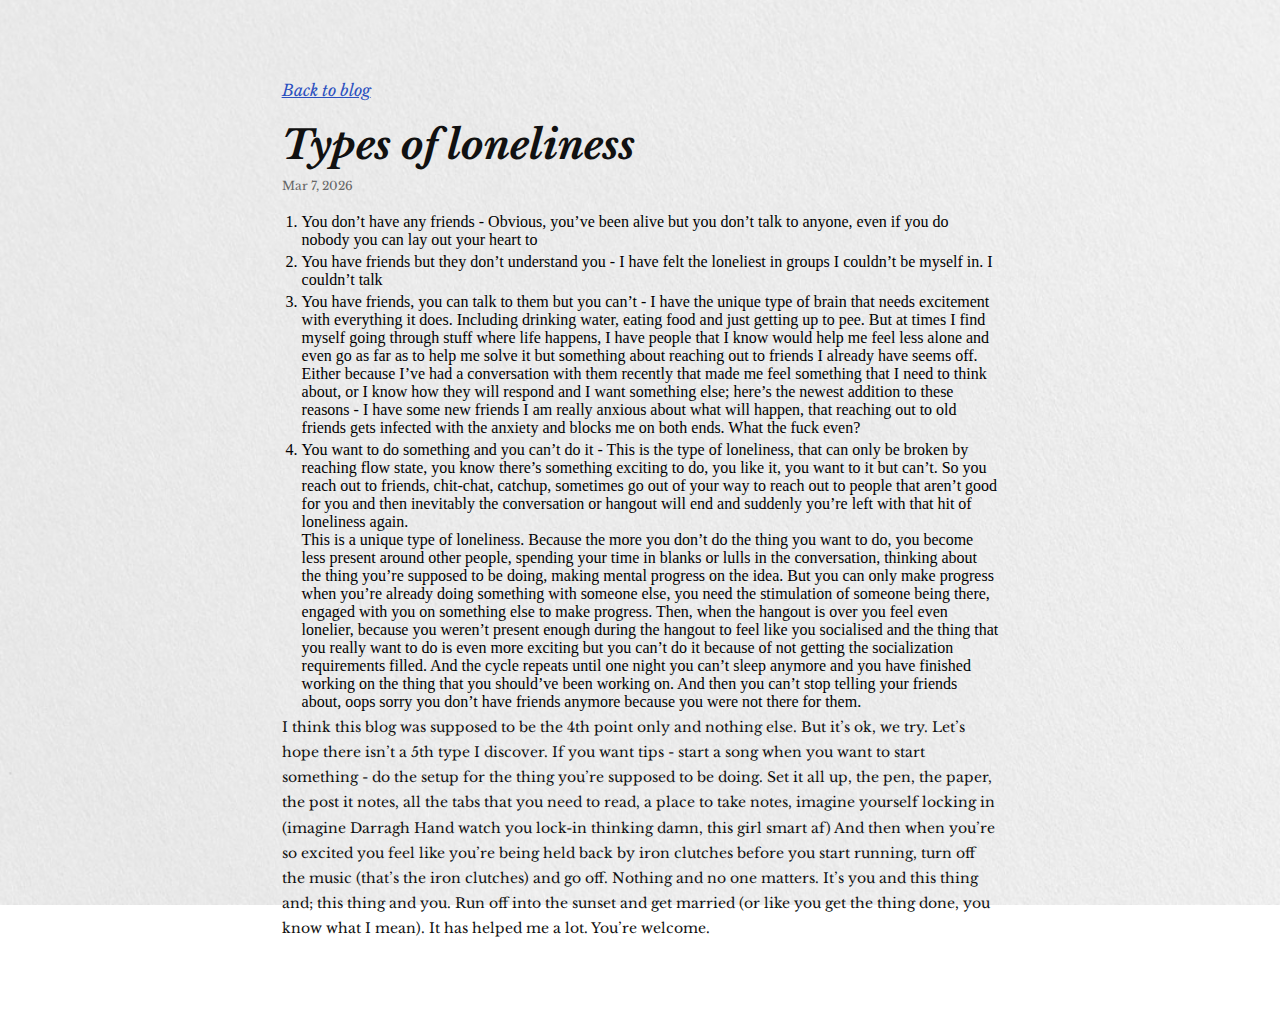
<file: loneliness.html>
<!doctype html>
<html lang="en">
  <head>
    <meta charset="UTF-8" />
    <meta name="viewport" content="width=device-width, initial-scale=1.0" />
    <link rel="stylesheet" href="blog.css" />
  </head>

  <body>
    <a href="blog.html" class="back">Back to blog</a>
    <h1 style="padding-bottom: 8px">Types of loneliness</h1>
    <h3>Mar 7, 2026</h3>
    <br />
    <li>
      You don’t have any friends - Obvious, you’ve been alive but you don’t talk
      to anyone, even if you do nobody you can lay out your heart to
    </li>
    <li>
      You have friends but they don’t understand you - I have felt the loneliest
      in groups I couldn’t be myself in. I couldn’t talk
    </li>
    <li>
      You have friends, you can talk to them but you can’t - I have the unique
      type of brain that needs excitement with everything it does. Including
      drinking water, eating food and just getting up to pee. But at times I
      find myself going through stuff where life happens, I have people that I
      know would help me feel less alone and even go as far as to help me solve
      it but something about reaching out to friends I already have seems off.
      Either because I’ve had a conversation with them recently that made me
      feel something that I need to think about, or I know how they will respond
      and I want something else; here’s the newest addition to these reasons - I
      have some new friends I am really anxious about what will happen, that
      reaching out to old friends gets infected with the anxiety and blocks me
      on both ends. What the fuck even?
    </li>
    <li>
      You want to do something and you can’t do it - This is the type of
      loneliness, that can only be broken by reaching flow state, you know
      there’s something exciting to do, you like it, you want to it but can’t.
      So you reach out to friends, chit-chat, catchup, sometimes go out of your
      way to reach out to people that aren’t good for you and then inevitably
      the conversation or hangout will end and suddenly you’re left with that
      hit of loneliness again. <br />

      This is a unique type of loneliness. Because the more you don’t do the
      thing you want to do, you become less present around other people,
      spending your time in blanks or lulls in the conversation, thinking about
      the thing you’re supposed to be doing, making mental progress on the idea.
      But you can only make progress when you’re already doing something with
      someone else, you need the stimulation of someone being there, engaged
      with you on something else to make progress. Then, when the hangout is
      over you feel even lonelier, because you weren’t present enough during the
      hangout to feel like you socialised and the thing that you really want to
      do is even more exciting but you can’t do it because of not getting the
      socialization requirements filled. And the cycle repeats until one night
      you can’t sleep anymore and you have finished working on the thing that
      you should’ve been working on. And then you can’t stop telling your
      friends about, oops sorry you don’t have friends anymore because you were
      not there for them.
    </li>
    <h5>
      I think this blog was supposed to be the 4th point only and nothing else.
      But it’s ok, we try. Let’s hope there isn’t a 5th type I discover. If you
      want tips - start a song when you want to start something - do the setup
      for the thing you’re supposed to be doing. Set it all up, the pen, the
      paper, the post it notes, all the tabs that you need to read, a place to
      take notes, imagine yourself locking in (imagine Darragh Hand watch you
      lock-in thinking damn, this girl smart af) And then when you’re so excited
      you feel like you’re being held back by iron clutches before you start
      running, turn off the music (that’s the iron clutches) and go off. Nothing
      and no one matters. It’s you and this thing and; this thing and you. Run
      off into the sunset and get married (or like you get the thing done, you
      know what I mean). It has helped me a lot. You’re welcome.
    </h5>
  </body>
</html>
</file>
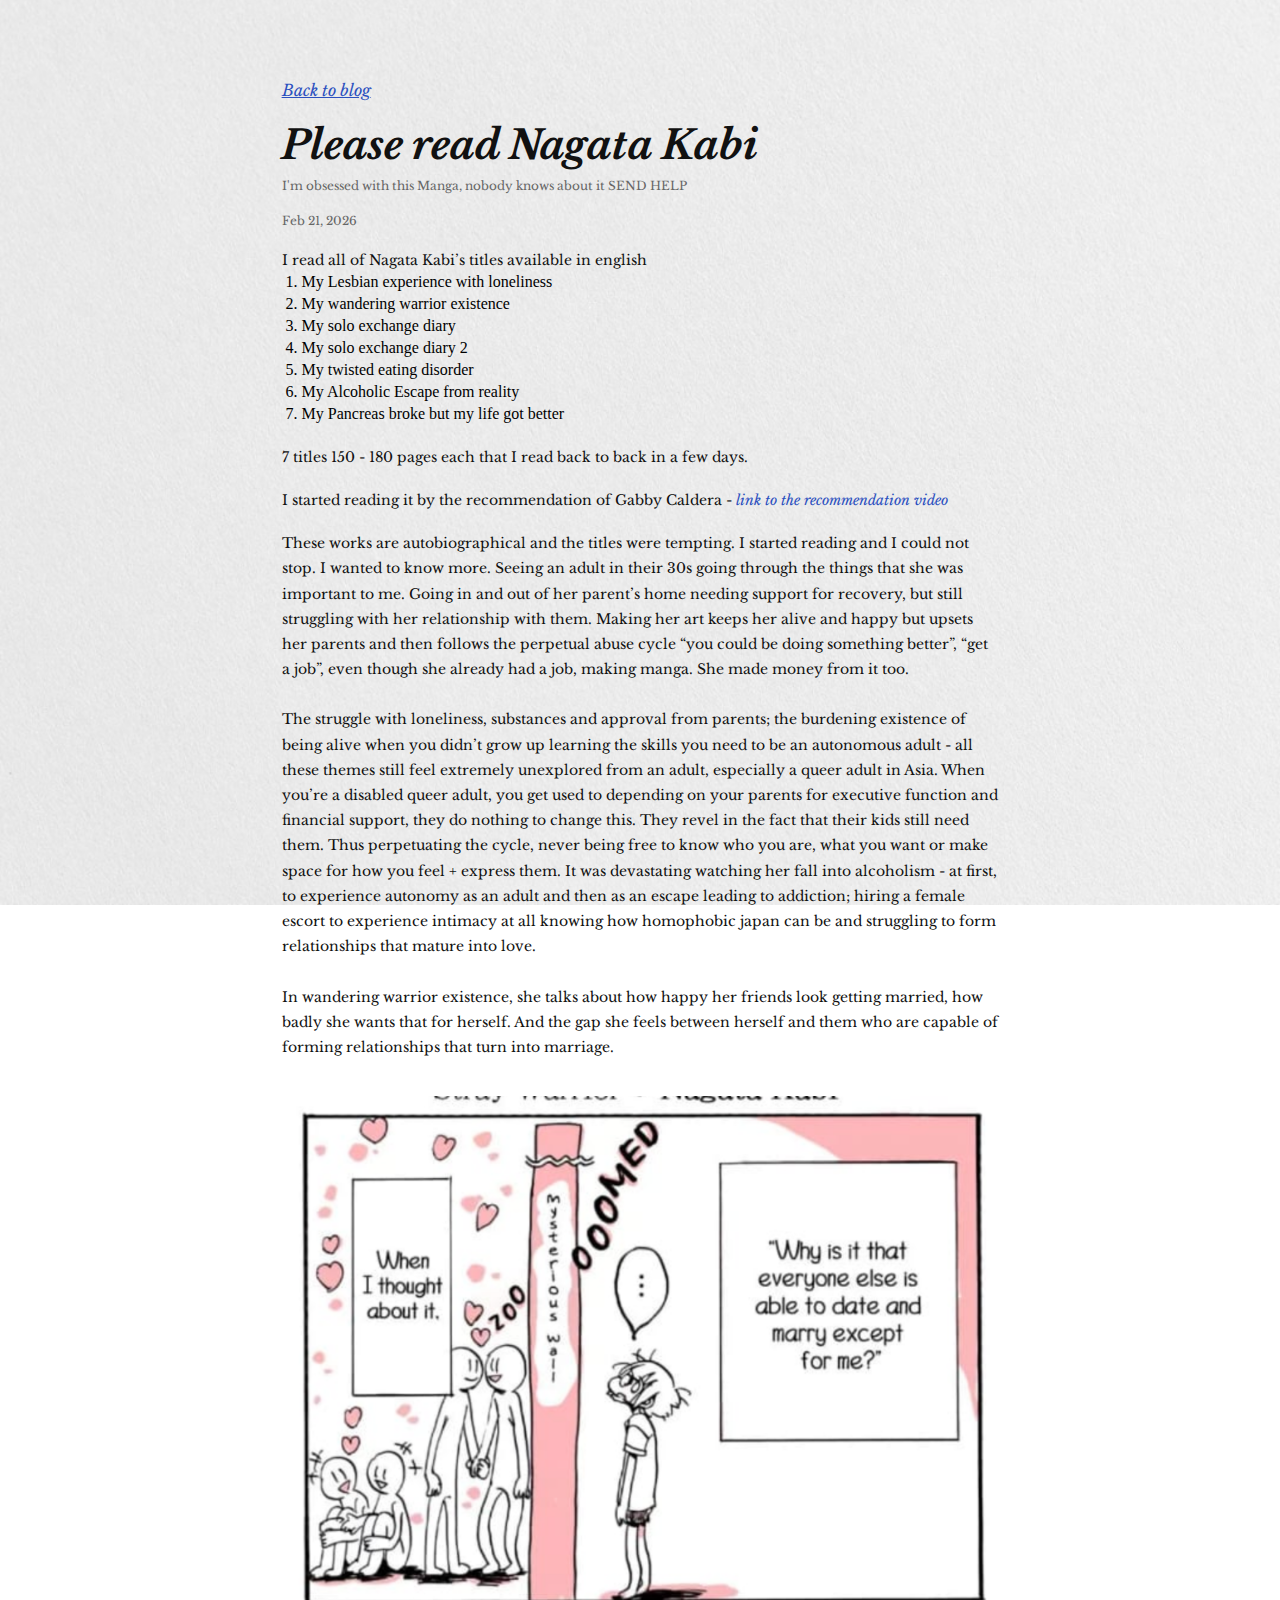
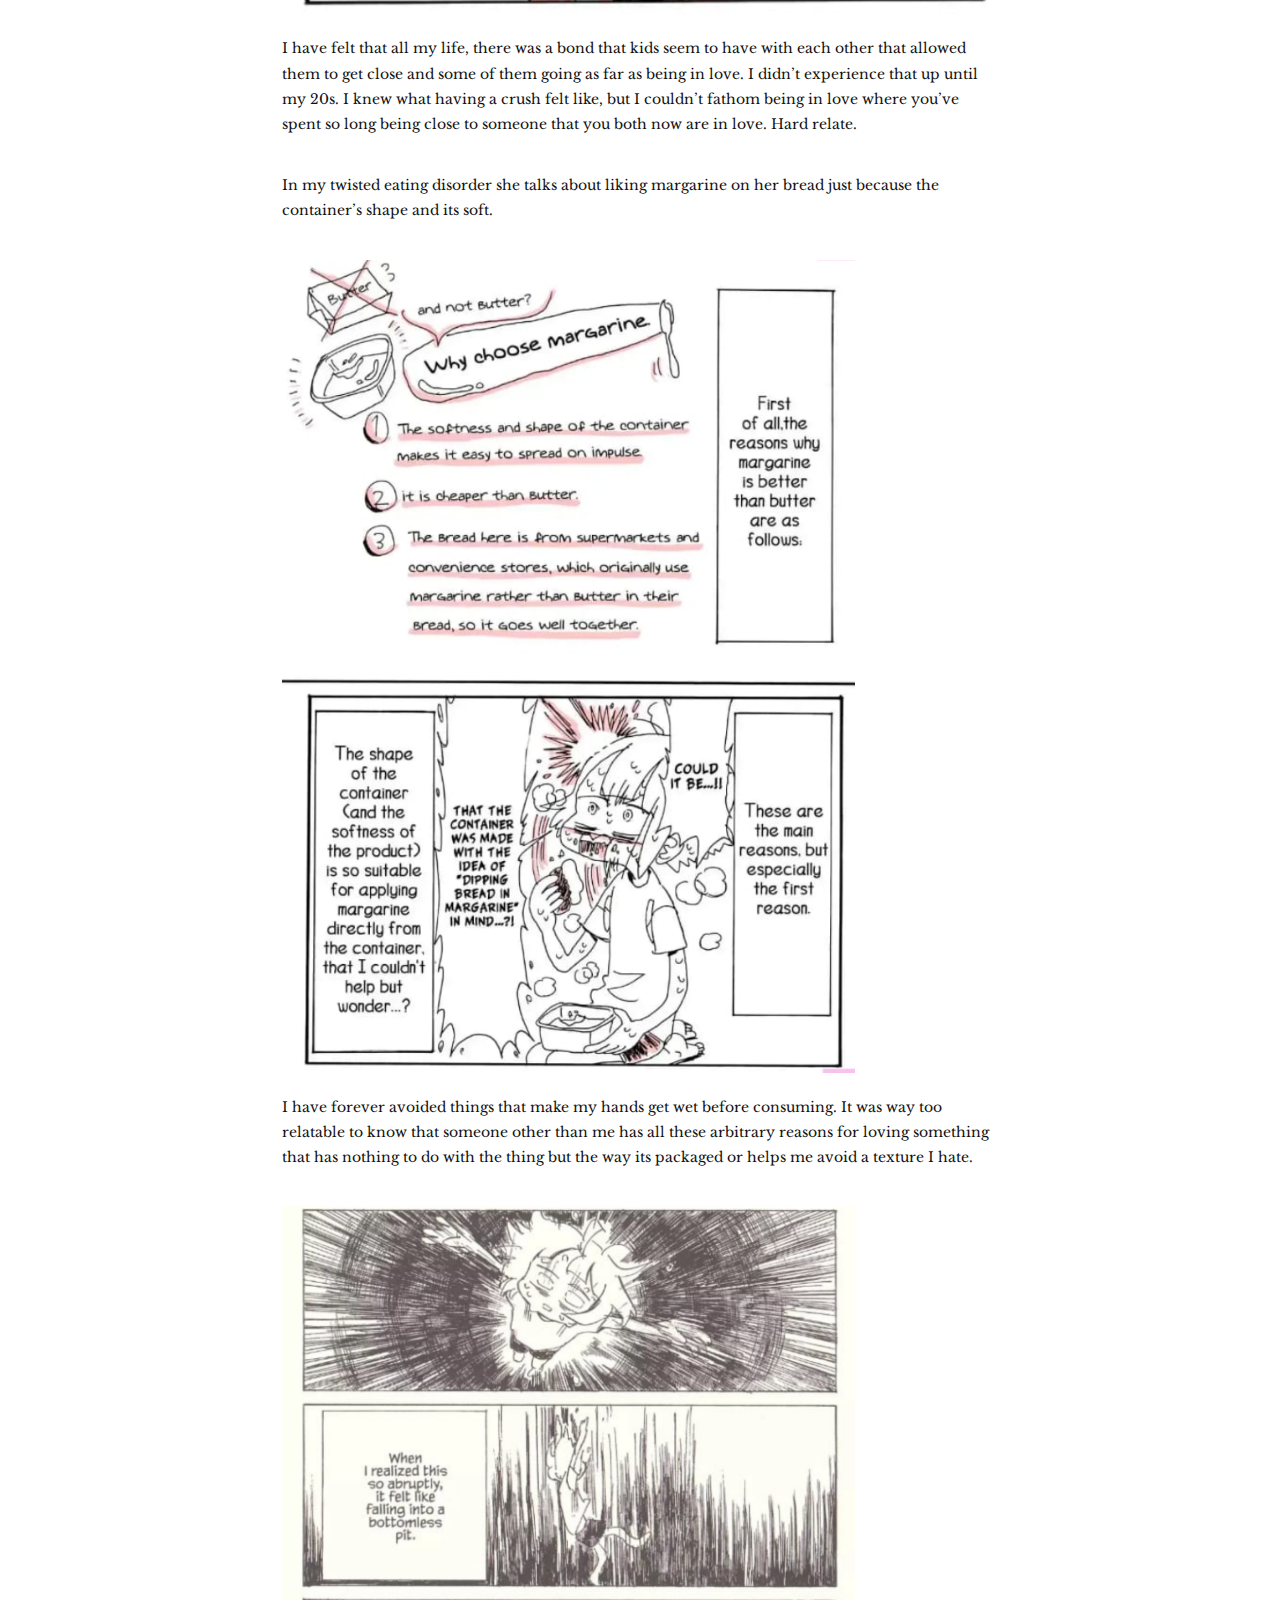
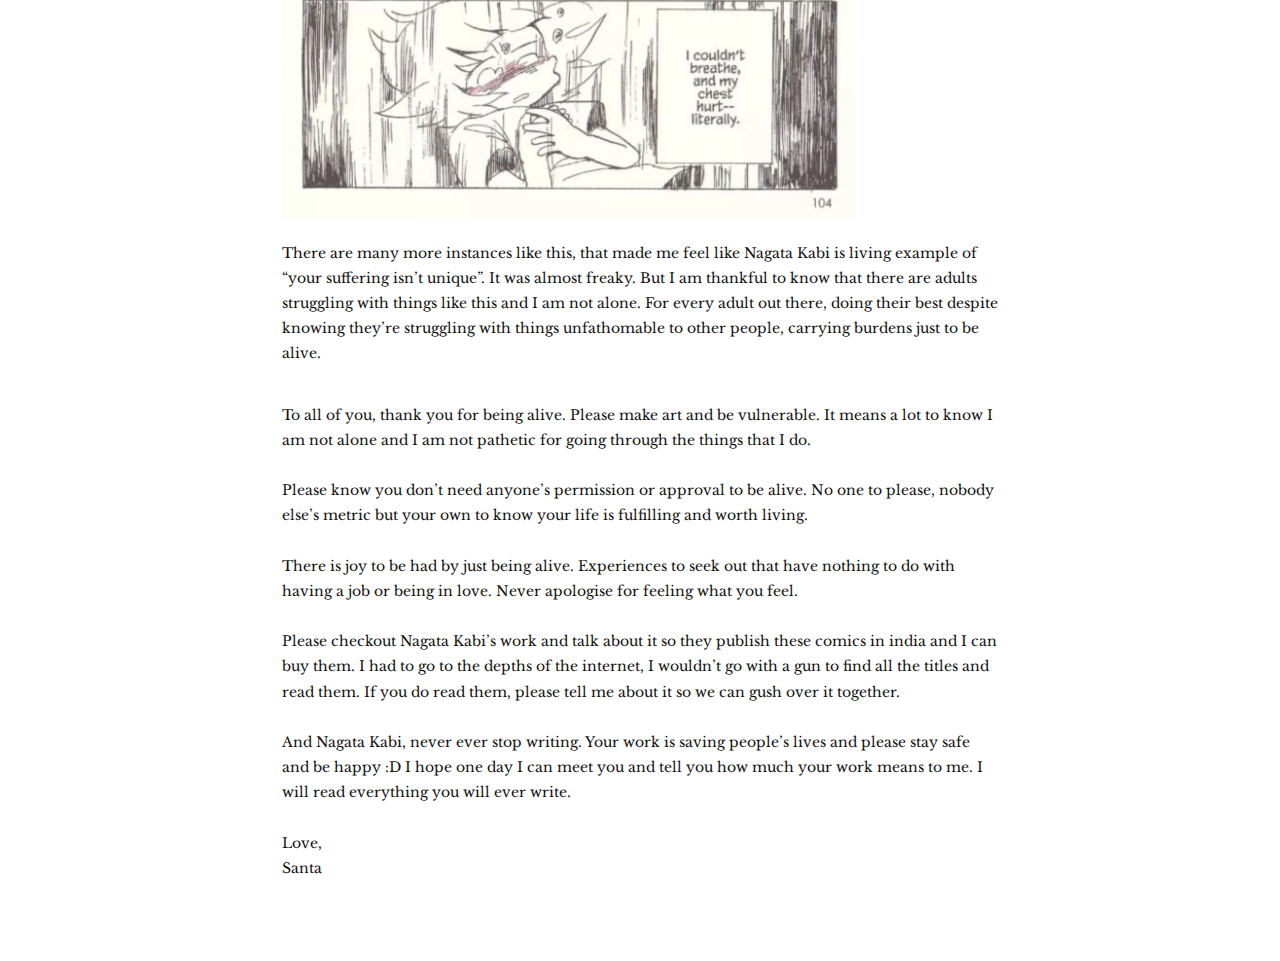
<file: nagatakabi.html>
<!doctype html>
<html lang="en">
  <head>
    <meta charset="UTF-8" />
    <meta name="viewport" content="width=device-width, initial-scale=1.0" />
    <link rel="stylesheet" href="blog.css" />
  </head>

  <body>
    <a href="blog.html" class="back">Back to blog</a>
    <h1 style="padding-bottom: 8px">Please read Nagata Kabi</h1>
    <h3>I'm obsessed with this Manga, nobody knows about it SEND HELP</h3>
    <br />
    <h3>Feb 21, 2026</h3>
    <br />
    <h5>I read all of Nagata Kabi’s titles available in english</h5>
    <li>My Lesbian experience with loneliness</li>
    <li>My wandering warrior existence</li>
    <li>My solo exchange diary</li>
    <li>My solo exchange diary 2</li>
    <li>My twisted eating disorder</li>
    <li>My Alcoholic Escape from reality</li>
    <li>My Pancreas broke but my life got better</li>
    <br />
    <h5>
      7 titles 150 - 180 pages each that I read back to back in a few days.
    </h5>
    <br />
    <h5>
      I started reading it by the recommendation of Gabby Caldera -
      <a href="https://youtu.be/kFV-sFI9u5o?si=p9L9Uag3LpzxwRvI" target="_blank"
        >link to the recommendation video</a
      >
    </h5>
    <br />
    <h5>
      These works are autobiographical and the titles were tempting. I started
      reading and I could not stop. I wanted to know more. Seeing an adult in
      their 30s going through the things that she was important to me. Going in
      and out of her parent’s home needing support for recovery, but still
      struggling with her relationship with them. Making her art keeps her alive
      and happy but upsets her parents and then follows the perpetual abuse
      cycle “you could be doing something better”, “get a job”, even though she
      already had a job, making manga. She made money from it too.
      <br /><br />
      The struggle with loneliness, substances and approval from parents; the
      burdening existence of being alive when you didn’t grow up learning the
      skills you need to be an autonomous adult - all these themes still feel
      extremely unexplored from an adult, especially a queer adult in Asia. When
      you’re a disabled queer adult, you get used to depending on your parents
      for executive function and financial support, they do nothing to change
      this. They revel in the fact that their kids still need them. Thus
      perpetuating the cycle, never being free to know who you are, what you
      want or make space for how you feel + express them. It was devastating
      watching her fall into alcoholism - at first, to experience autonomy as an
      adult and then as an escape leading to addiction; hiring a female escort
      to experience intimacy at all knowing how homophobic japan can be and
      struggling to form relationships that mature into love. <br /><br />
      In wandering warrior existence, she talks about how happy her friends look
      getting married, how badly she wants that for herself. And the gap she
      feels between herself and them who are capable of forming relationships
      that turn into marriage.
    </h5>
    <br /><br />
    <img src="assets/Nagata Kabi/1.png" width="100%" />
    <br /><br />
    <h5>
      I have felt that all my life, there was a bond that kids seem to have with
      each other that allowed them to get close and some of them going as far as
      being in love. I didn’t experience that up until my 20s. I knew what
      having a crush felt like, but I couldn’t fathom being in love where you’ve
      spent so long being close to someone that you both now are in love. Hard
      relate.
    </h5>
    <br /><br />
    <h5>
      In my twisted eating disorder she talks about liking margarine on her
      bread just because the container’s shape and its soft.
    </h5>
    <br /><br />
    <img src="assets/Nagata Kabi/2.png" width="80%" />
    <br /><br />
    <h5>
      I have forever avoided things that make my hands get wet before consuming.
      It was way too relatable to know that someone other than me has all these
      arbitrary reasons for loving something that has nothing to do with the
      thing but the way its packaged or helps me avoid a texture I hate.
    </h5>
    <br /><br />
    <img src="assets/Nagata Kabi/3.png" width="80%" />
    <br /><br />
    <h5>
      There are many more instances like this, that made me feel like Nagata
      Kabi is living example of “your suffering isn’t unique”. It was almost
      freaky. But I am thankful to know that there are adults struggling with
      things like this and I am not alone. For every adult out there, doing
      their best despite knowing they’re struggling with things unfathomable to
      other people, carrying burdens just to be alive.
    </h5>
    <br /><br />
    <h5>
      To all of you, thank you for being alive. Please make art and be
      vulnerable. It means a lot to know I am not alone and I am not pathetic
      for going through the things that I do. <br /><br />
      Please know you don’t need anyone’s permission or approval to be alive. No
      one to please, nobody else’s metric but your own to know your life is
      fulfilling and worth living.
      <br /><br />
      There is joy to be had by just being alive. Experiences to seek out that
      have nothing to do with having a job or being in love. Never apologise for
      feeling what you feel.
      <br /><br />
      Please checkout Nagata Kabi’s work and talk about it so they publish these
      comics in india and I can buy them. I had to go to the depths of the
      internet, I wouldn’t go with a gun to find all the titles and read them.
      If you do read them, please tell me about it so we can gush over it
      together.
      <br /><br />
      And Nagata Kabi, never ever stop writing. Your work is saving people’s
      lives and please stay safe and be happy :D I hope one day I can meet you
      and tell you how much your work means to me. I will read everything you
      will ever write.
      <br /><br />
      Love,
      <br />
      Santa
    </h5>
  </body>
</html>
</file>
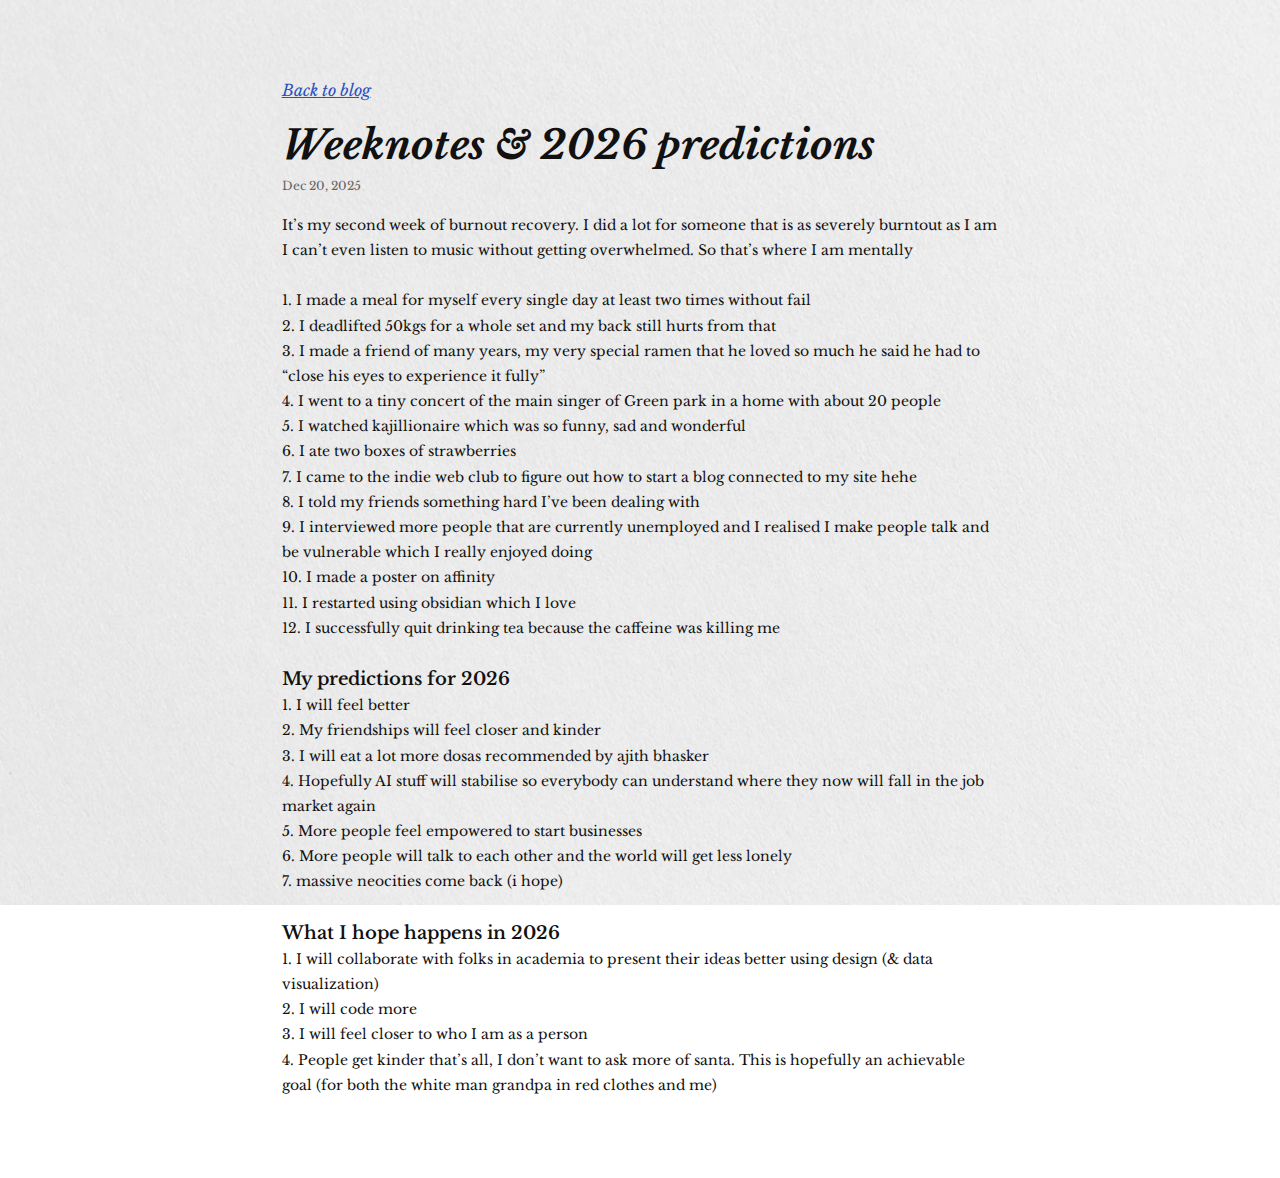
<file: weeknotesdec25.html>
<!doctype html>
<html lang="en">
  <head>
    <meta charset="UTF-8" />
    <meta name="viewport" content="width=device-width, initial-scale=1.0" />
    <link rel="stylesheet" href="blog.css" />
  </head>

  <body>
          <a href="blog.html" class="back">Back to blog</a>
    <h1 style="padding-bottom: 8px;">Weeknotes & 2026 predictions</h1>
    <h3>Dec 20, 2025</h3>
    <br />
    <h5>
      It’s my second week of burnout recovery. I did a lot for someone that is
      as severely burntout as I am I can’t even listen to music without getting
      overwhelmed. So that’s where I am mentally <br />
      <br />
      1. I made a meal for myself every single day at least two times without
      fail <br />
      2. I deadlifted 50kgs for a whole set and my back still hurts from that
      <br />
      3. I made a friend of many years, my very special ramen that he loved so
      much he said he had to “close his eyes to experience it fully” <br />
      4. I went to a tiny concert of the main singer of Green park in a home
      with about 20 people <br />
      5. I watched kajillionaire which was so funny, sad and wonderful <br />
      6. I ate two boxes of strawberries <br />
      7. I came to the indie web club to figure out how to start a blog
      connected to my site hehe <br />
      8. I told my friends something hard I’ve been dealing with <br />
      9. I interviewed more people that are currently unemployed and I realised
      I make people talk and be vulnerable which I really enjoyed doing <br />
      10. I made a poster on affinity <br />
      11. I restarted using obsidian which I love <br />
      12. I successfully quit drinking tea because the caffeine was killing me
      <br />
      <br />
      <h2>My predictions for 2026</h2>
      <h5>
      1. I will feel better <br />
      2. My friendships will feel closer and kinder <br />
      3. I will eat a lot more dosas recommended by ajith bhasker <br />
      4. Hopefully AI stuff will stabilise so everybody can understand where
      they now will fall in the job market again <br />
      5. More people feel empowered to start businesses <br />
      6. More people will talk to each other and the world will get less lonely
      <br />
      7. massive neocities come back (i hope) <br /><br />
      
      <h2>What I hope happens in 2026 </h2> <h5>
      1. I will collaborate with folks in academia to present their
      ideas better using design (& data visualization) <br />2. I will code more
      <br />3. I will feel closer to who I am as a person <br />
      4. People get kinder that’s all, I don’t want to ask more of santa. This
      is hopefully an achievable goal (for both the white man grandpa in red
      clothes and me)
    </h5>
  </body>
</html>
</file>
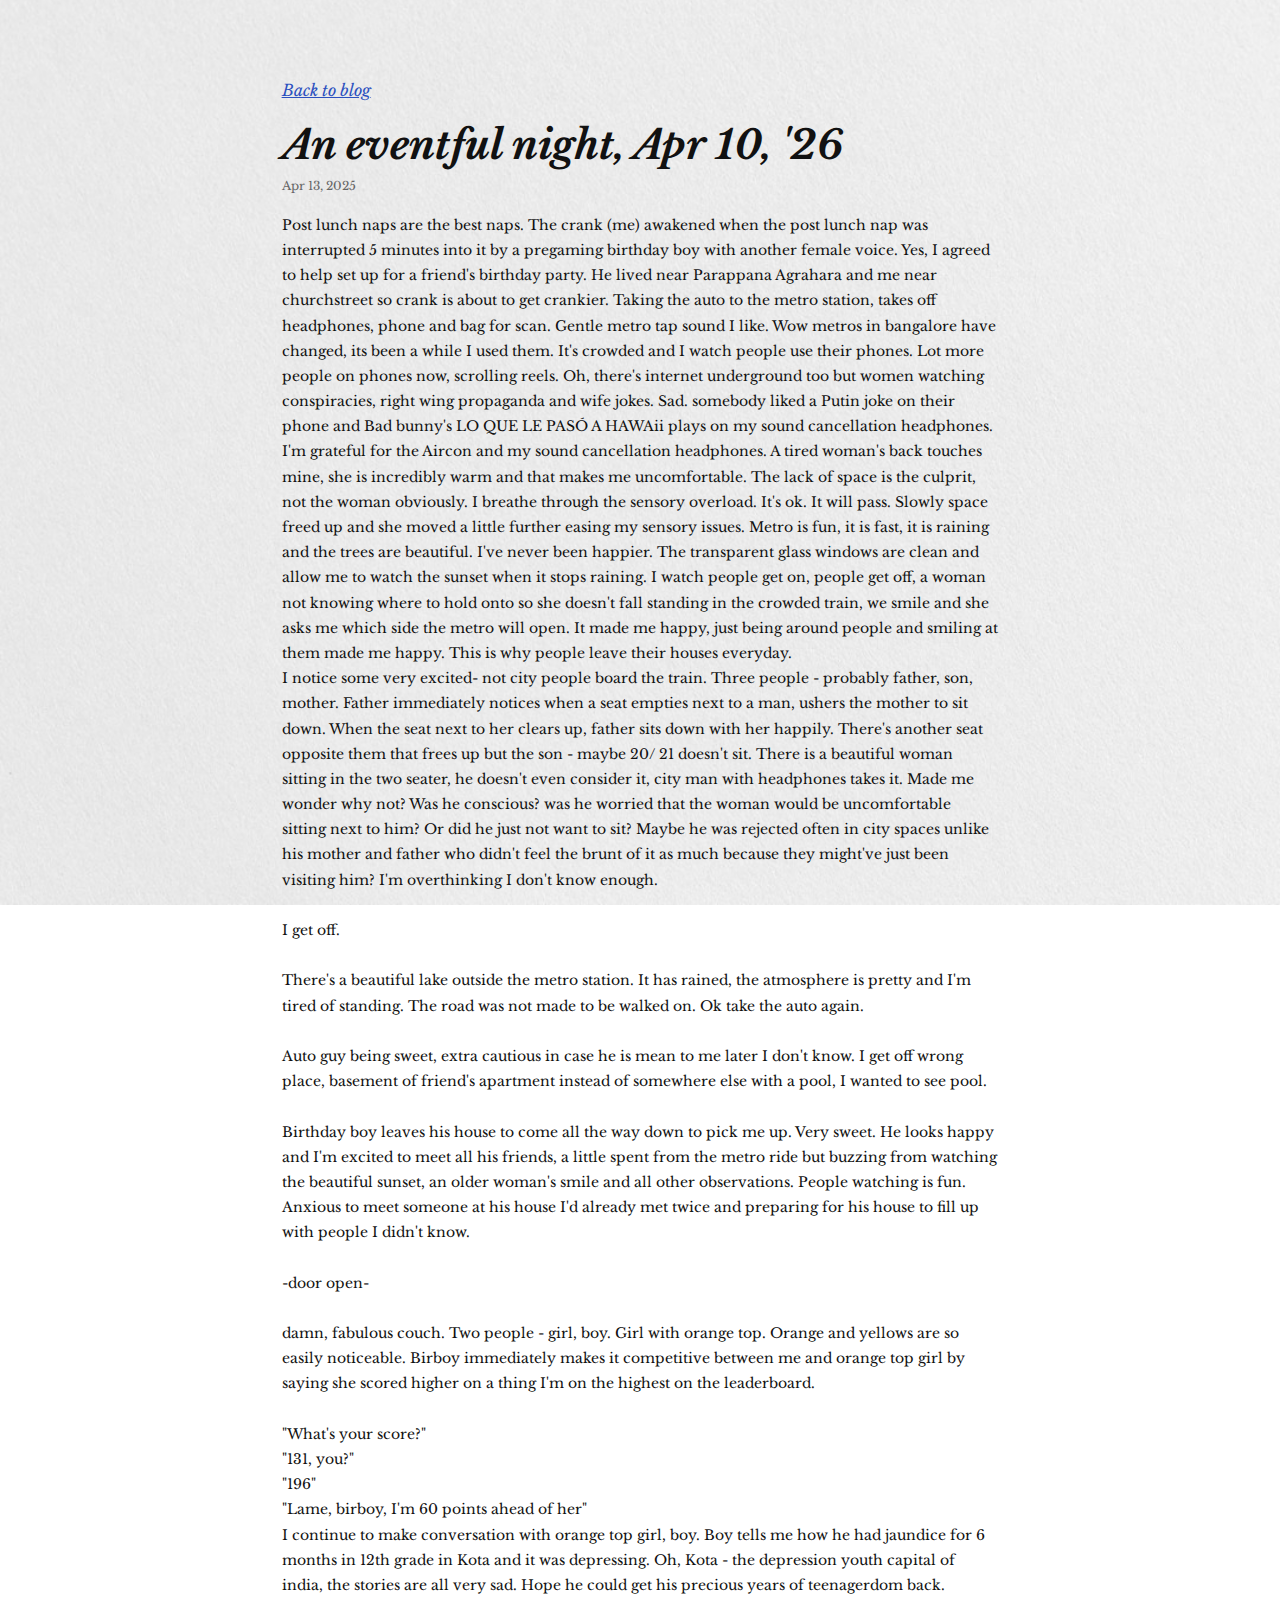
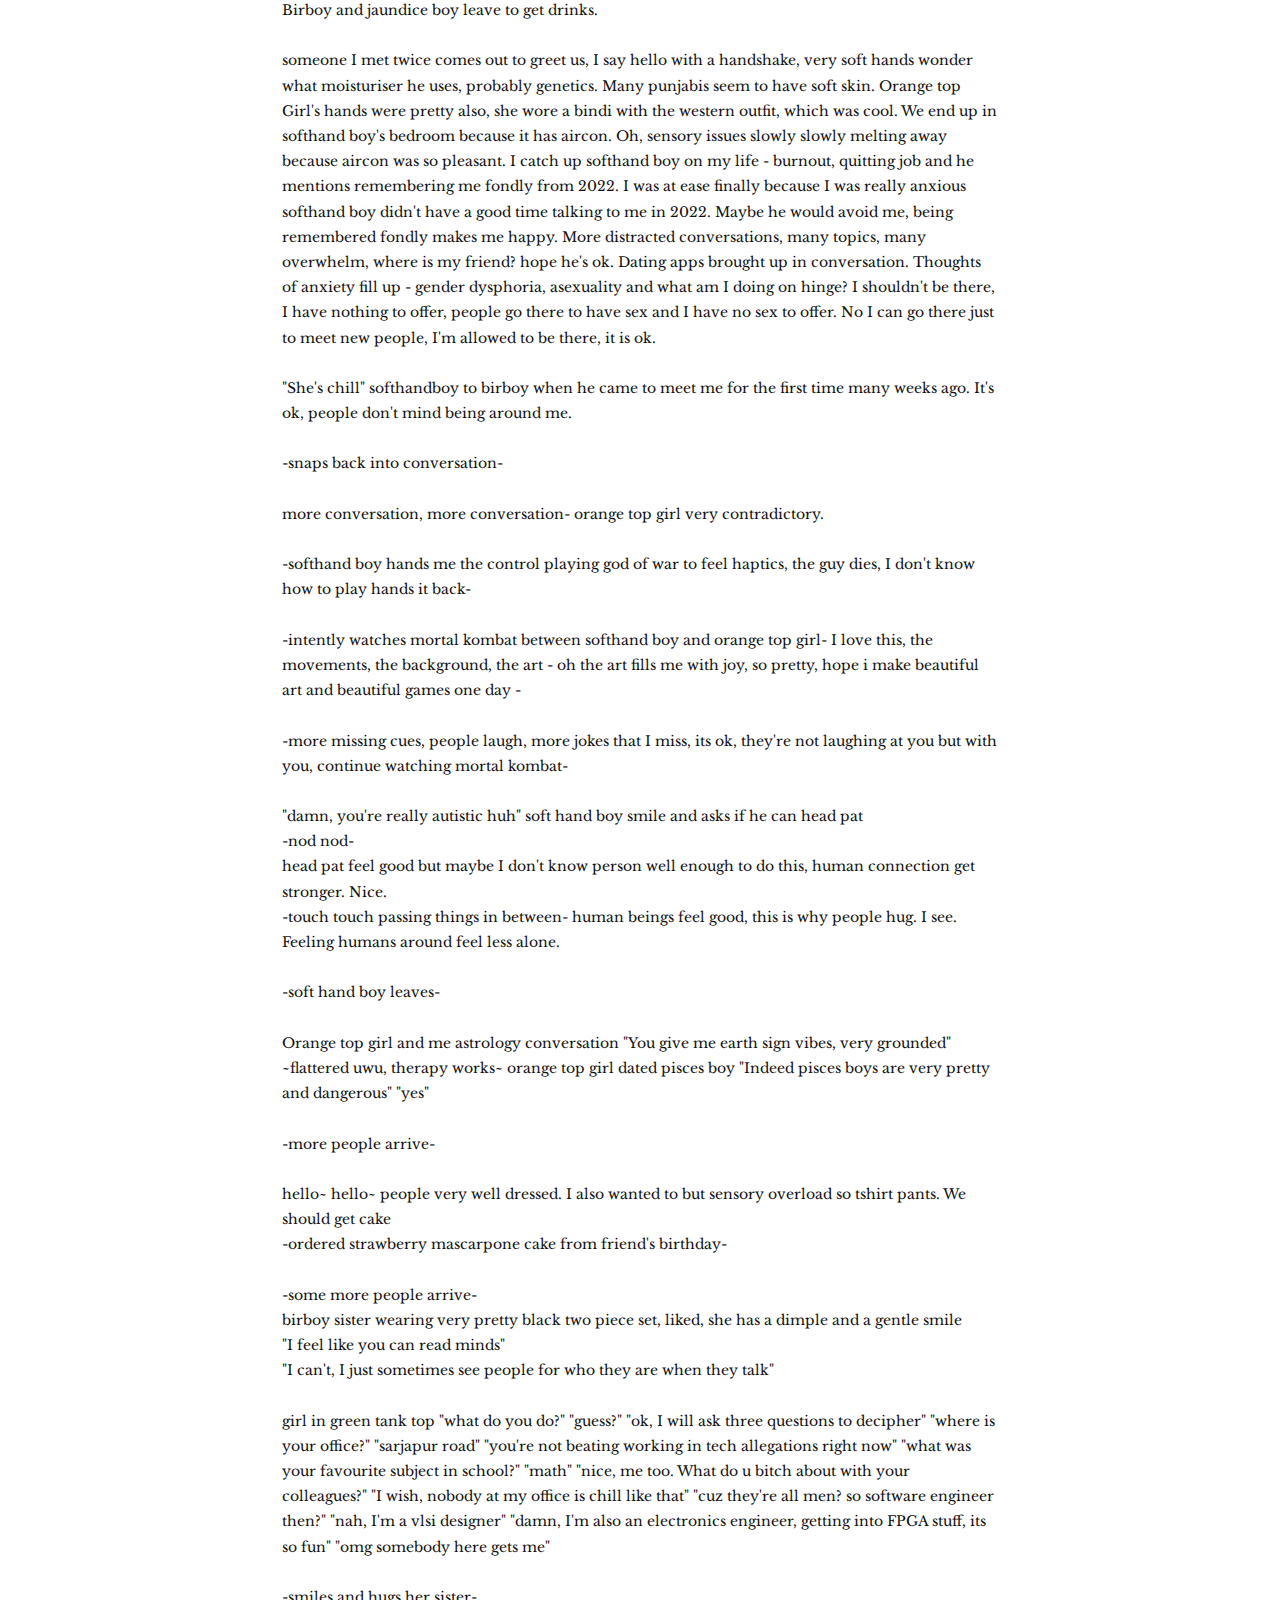
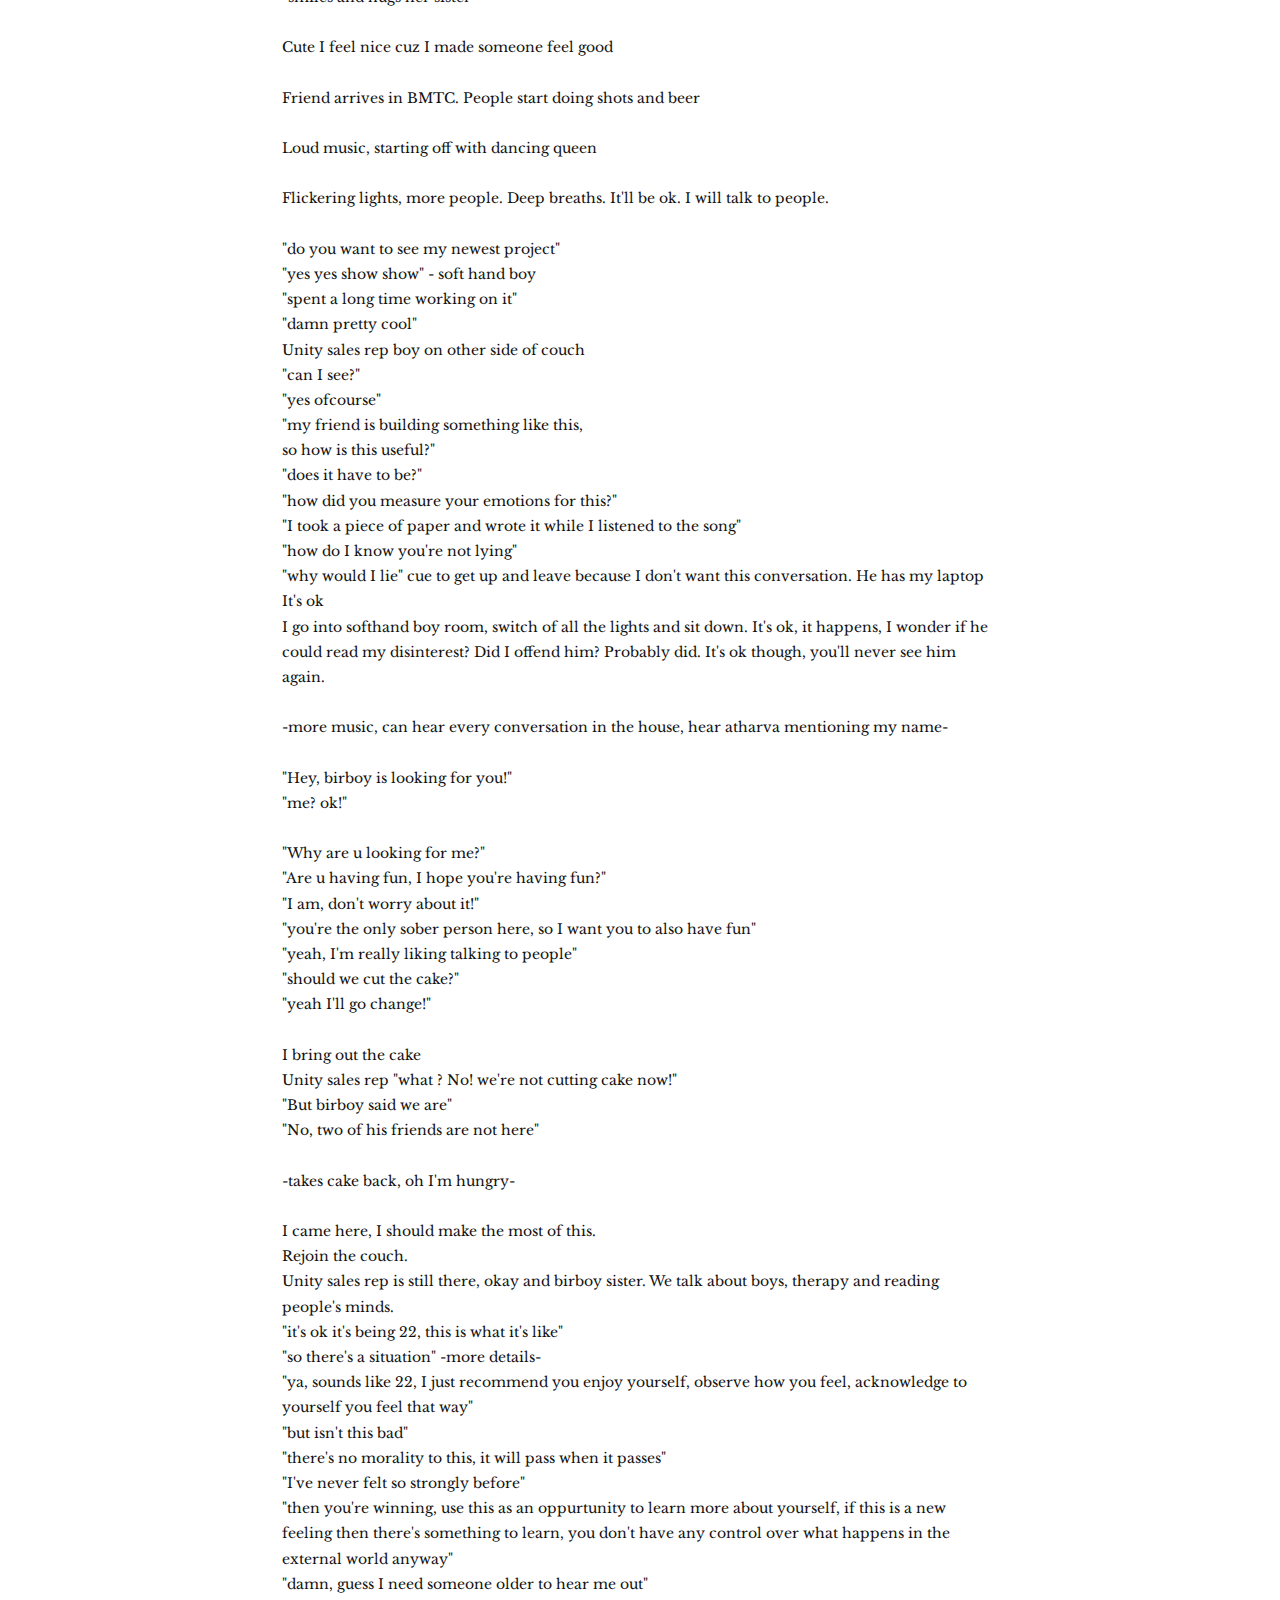
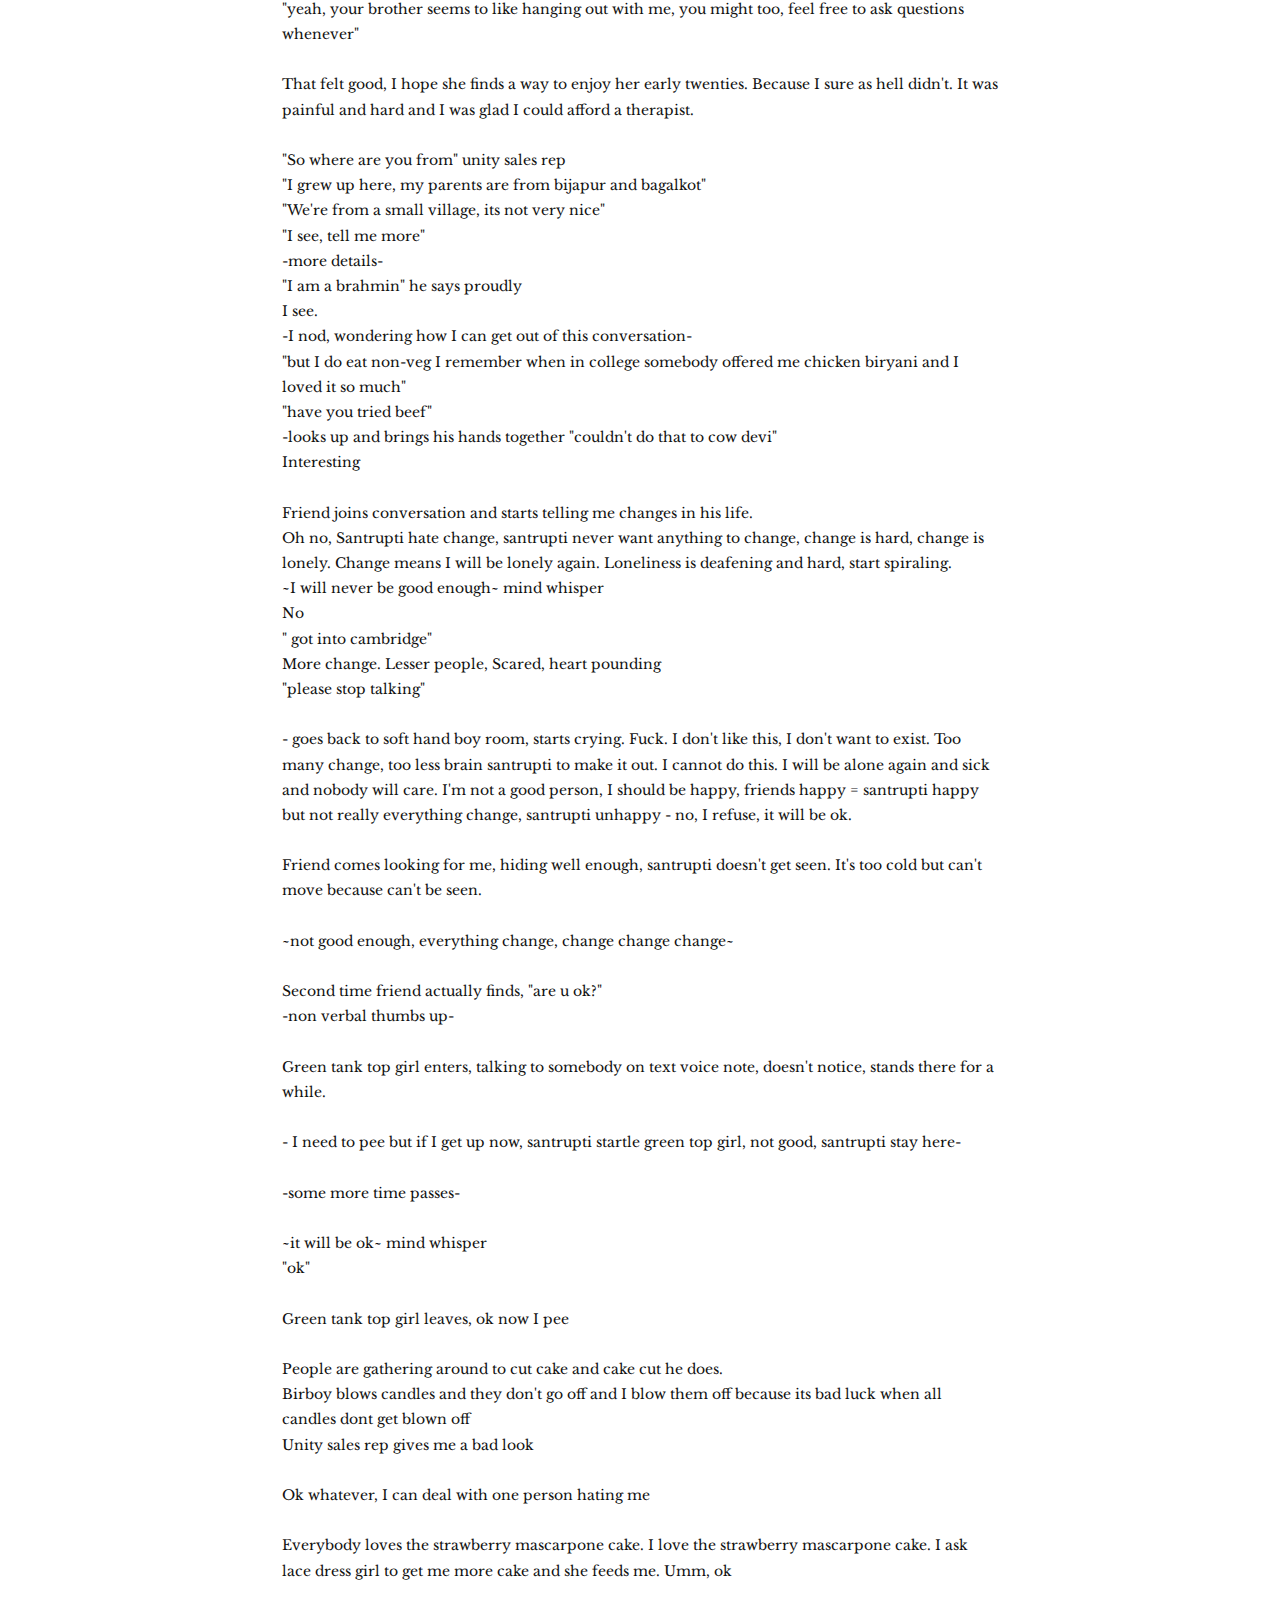
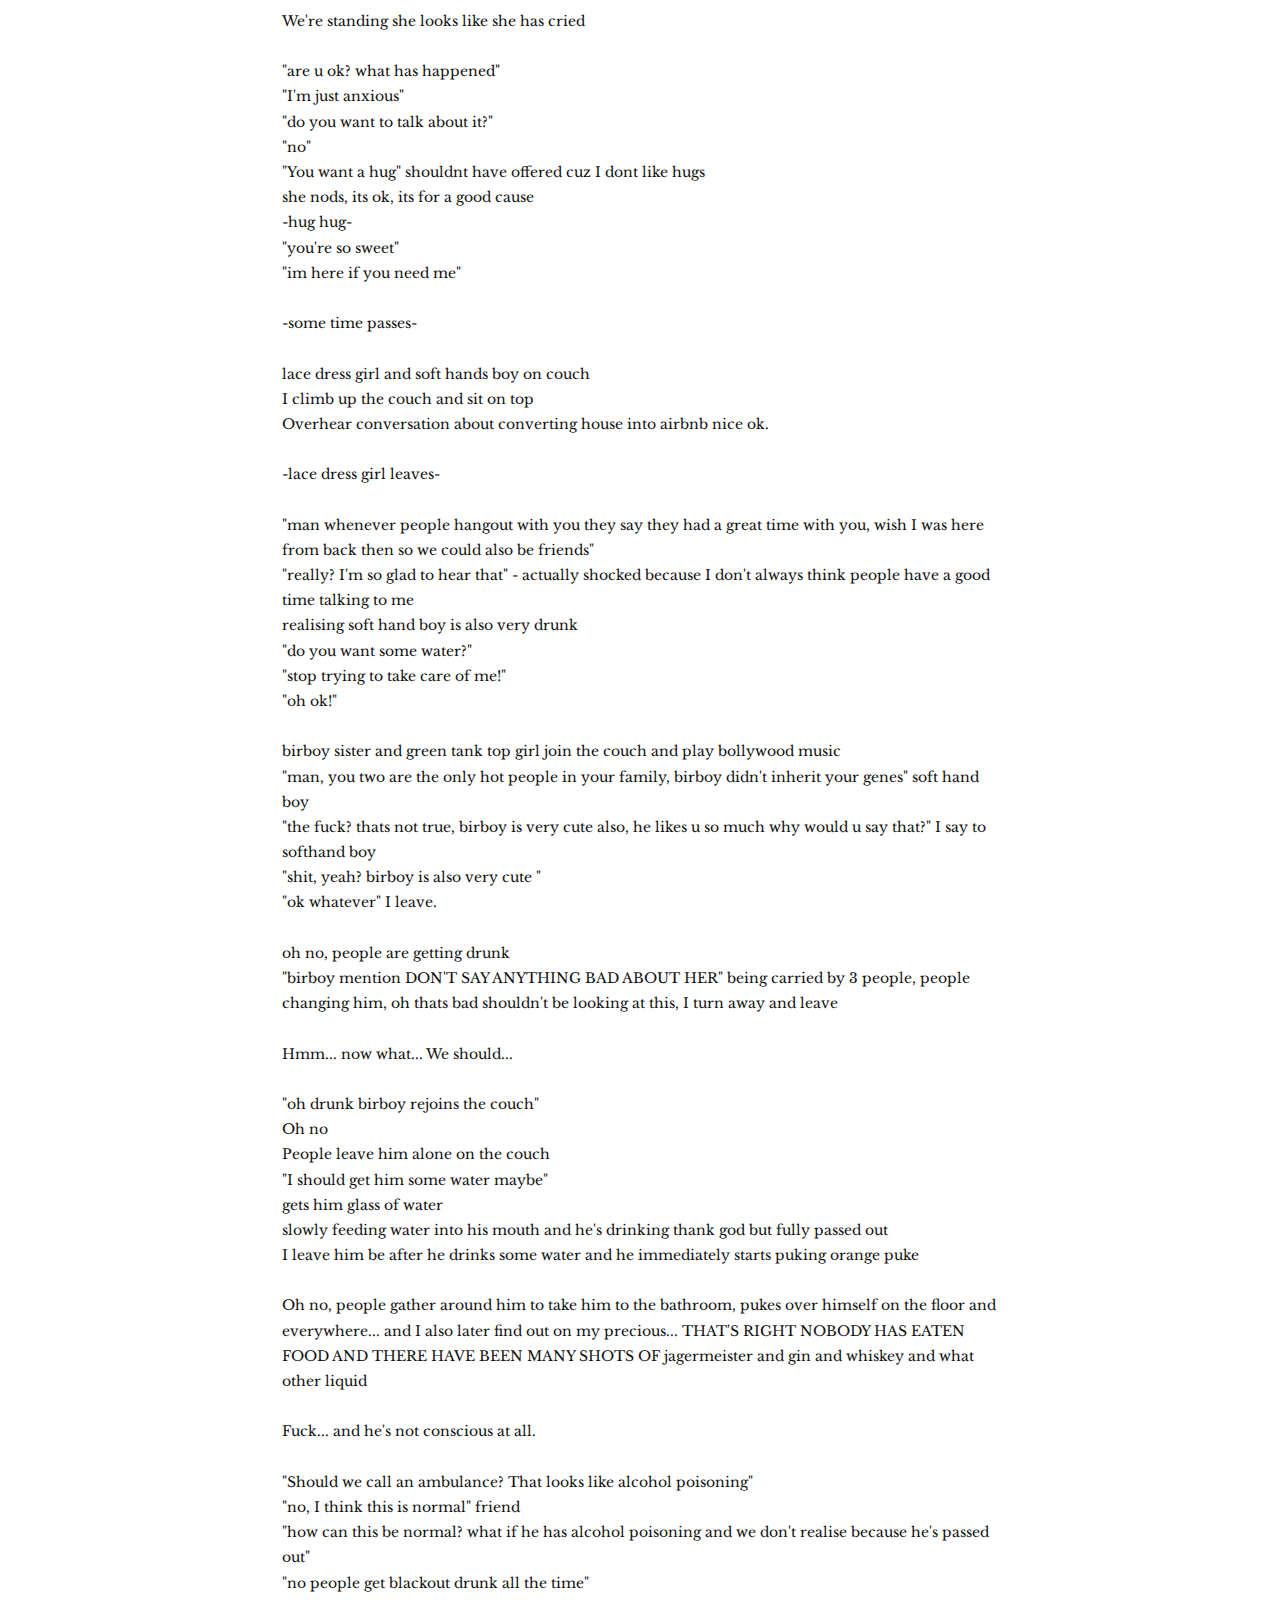
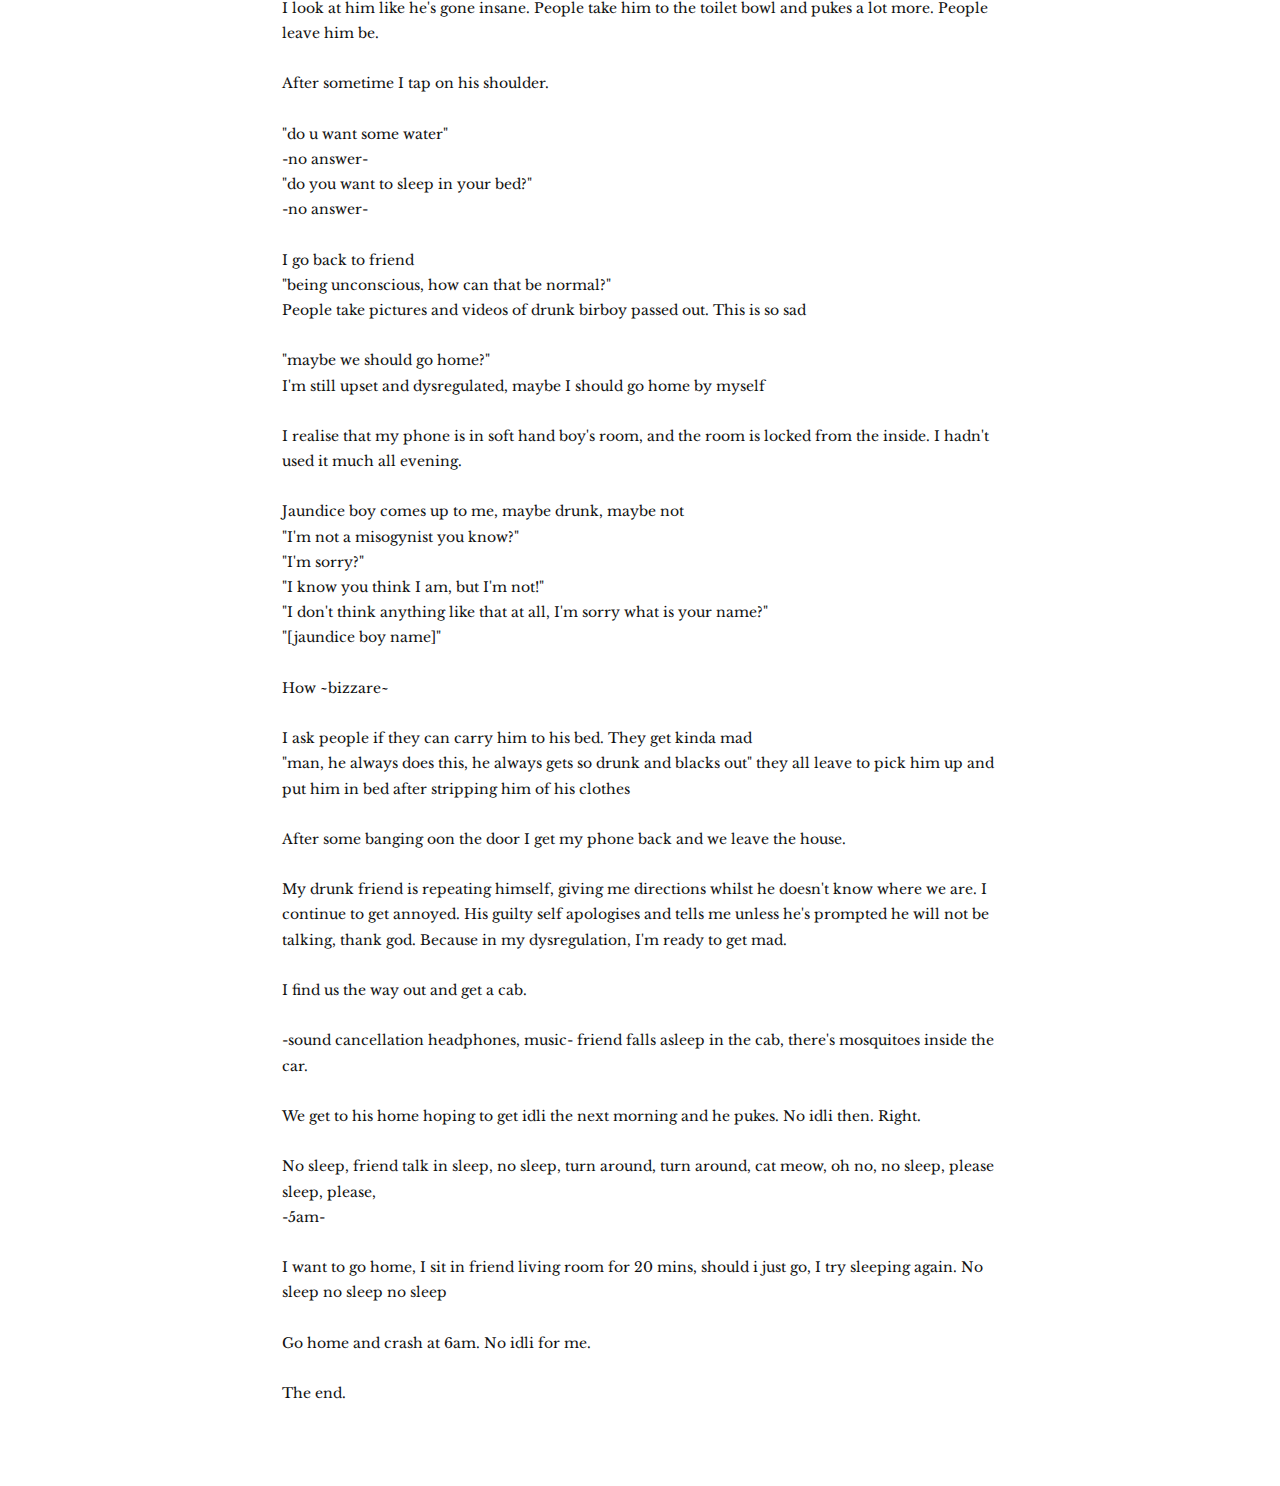
<file: blogs/eventfulnight.html>
<!doctype html>
<html lang="en">
  <head>
    <meta charset="UTF-8" />
    <meta name="viewport" content="width=device-width, initial-scale=1.0" />
    <link rel="stylesheet" href="/blog.css" />
  </head>

  <body>
    <a href="blog.html" class="back">Back to blog</a>
    <h1 style="padding-bottom: 8px">An eventful night, Apr 10, '26</h1>
    <h3>Apr 13, 2025</h3>
    <br />
    <h5>
        Post lunch naps  are the best naps. The crank (me) awakened when the post lunch nap was interrupted 5 minutes into it by a pregaming birthday boy with another female voice. Yes, I agreed to help set up for a friend's birthday party. He lived near Parappana Agrahara and me near churchstreet so crank is about to get crankier. Taking the auto to the metro station, takes off headphones, phone and bag for scan. Gentle metro tap sound I like. Wow metros in bangalore have changed, its been a while I used them. It's crowded and I watch people use their phones. Lot more people on phones now, scrolling reels. Oh, there's internet underground too but women watching conspiracies, right wing propaganda and  wife jokes. Sad. somebody liked a Putin joke on their phone and Bad bunny's LO QUE LE PASÓ A HAWAii plays on my sound cancellation headphones. I'm grateful for the Aircon and my sound cancellation headphones. A tired woman's back touches mine, she is incredibly warm and that makes me uncomfortable. The lack of space is the culprit, not the woman obviously. I breathe through the sensory  overload. It's ok. It will pass. Slowly space freed up and she moved a little further easing my sensory issues. Metro is fun, it is fast, it is raining and the trees are beautiful. I've never been happier. The transparent glass windows are clean and allow me to watch the sunset when it stops raining. I watch people get on, people get off, a woman not knowing where to hold onto so she doesn't fall standing in the crowded train, we smile and she asks me which side the metro will open. It made me happy, just being around people and smiling at them made me happy. This is why people leave their houses everyday. <br />
        I notice some very excited- not city people board the train. Three people - probably father, son, mother. Father immediately notices when a seat empties next to a man, ushers the mother to sit down. When the seat next to her clears up, father sits down with her happily. There's another seat opposite them that frees up but the son - maybe 20/ 21 doesn't sit. There is a beautiful woman sitting in the two seater, he doesn't even consider it, city man with headphones takes it. Made me wonder why not? Was he conscious? was he worried that the woman would be uncomfortable sitting next to him? Or did he just not want to sit? Maybe he was rejected often in city spaces unlike his mother and father who didn't feel the brunt of it as much because they might've just been visiting him? I'm overthinking I don't know enough.
        <br /><br />
        I get off. 
        <br /><br />
        There's a beautiful lake outside the metro station. It has rained, the atmosphere is pretty and I'm tired of standing. The road was not made to be walked on. Ok take the auto again.
        <br /><br />
        Auto guy being sweet, extra cautious in case he is mean to me later I don't know. I get off wrong place, basement of friend's apartment instead of somewhere else with a pool, I wanted to see pool.
        <br /><br />
        Birthday boy leaves his house to come all the way down to pick me up. Very sweet. He looks happy and I'm excited to meet all his friends, a little spent from the metro ride but buzzing from watching the beautiful sunset, an older woman's smile and all other observations. People watching is fun. Anxious to meet someone at his house I'd already met twice and preparing for his house to fill up with people I didn't know.
        <br /><br />
        -door open-
        <br /><br />

        damn, fabulous couch. Two people - girl, boy. Girl with orange top. Orange and yellows are so easily noticeable. Birboy immediately makes it competitive between me and orange top girl by saying she scored higher on a thing I'm on the highest on the leaderboard. 
        <br /><br />
        "What's your score?"<br />
        "131, you?"<br />
        "196"<br />
        "Lame, birboy, I'm 60 points ahead of her"<br />
        I continue to make conversation with orange top girl, boy. Boy tells me how he had jaundice for 6 months in 12th grade in Kota and it was depressing. Oh, Kota - the depression youth capital of india, the stories are all very sad. Hope he could get his precious years of teenagerdom back. Birboy and jaundice boy leave to get drinks. 
        <br /><br />
        someone I met twice comes out to greet us, I say hello with a handshake, very soft hands wonder what moisturiser he uses, probably genetics. Many punjabis seem to have soft skin. Orange top Girl's hands were pretty also, she wore a bindi with the western outfit, which was cool. We end up in softhand boy's bedroom because it has aircon. Oh, sensory issues slowly slowly melting away because aircon was so pleasant. I  catch up softhand boy on my life - burnout, quitting job and he mentions remembering me fondly from 2022. I was at ease finally because I was really anxious softhand boy didn't have a good time talking to me in 2022. Maybe he would avoid me, being remembered fondly makes me happy. More distracted conversations, many topics, many overwhelm, where is my friend? hope he's ok. Dating apps brought up in conversation. Thoughts of anxiety fill up - gender dysphoria, asexuality and what am I doing on hinge? I shouldn't be there, I have nothing to offer, people go there to have sex and I have no sex to offer. No I can go there just to meet new people, I'm allowed to be there, it is ok. 
        <br /><br />
        "She's chill" softhandboy to birboy when he came to meet me for the first time many weeks ago. It's ok, people don't mind being around me. 
        <br /><br />
        -snaps back into conversation-
        <br /><br />
        more conversation, more conversation- orange top girl very contradictory.
        <br /><br />
        -softhand boy hands me the control playing god of war to feel haptics, the guy dies, I don't know how to play hands it back-
        <br /><br />
        -intently watches mortal kombat between softhand boy and orange top girl- I love this, the movements, the background, the art - oh the art fills me with joy, so pretty, hope i make beautiful art and beautiful games one day -
        <br /><br />
        -more missing cues, people laugh, more jokes that I miss, its ok, they're not laughing at you but with you, continue watching mortal kombat-
        <br /><br />
        "damn, you're really autistic huh" soft hand boy smile and asks if he can head pat <br />
        -nod nod-<br />
        head pat feel good but maybe I don't know person well enough to do this, human connection get stronger. Nice. <br />

        -touch touch passing things in between-  human beings feel good, this is why people hug. I see. Feeling humans around feel less alone.<br /><br />

        -soft hand boy leaves-<br /><br />

        Orange top girl and me astrology conversation
        "You give me earth sign vibes, very grounded" ~flattered uwu, therapy works~
        orange top girl dated pisces boy
        "Indeed pisces boys are very pretty and dangerous"
        "yes"<br /><br />

        -more people arrive-<br /><br />

        hello~ hello~ people very well dressed. I also wanted to but sensory overload so tshirt pants. We should get cake<br />

        -ordered strawberry mascarpone cake from friend's birthday-<br /><br />

        -some more people arrive-<br />

        birboy sister wearing very pretty black two piece set, liked, she has a dimple and a gentle smile<br />
        "I feel like you can read minds"<br />
        "I can't, I just sometimes see people for who they are when they talk" <br /><br />

        girl in green tank top 
        "what do you do?"
        "guess?"
        "ok, I will ask three questions to decipher"
        "where is your office?"
        "sarjapur road"
        "you're not beating working in tech allegations right now"
        "what was your favourite subject in school?"
        "math"
        "nice, me too. What do u bitch about with your colleagues?"
        "I wish, nobody at my office is chill like that"
        "cuz they're all men? so software engineer then?"
        "nah, I'm a vlsi designer"
        "damn, I'm also an electronics engineer, getting into FPGA stuff, its so fun"
        "omg somebody here gets me"<br /><br />
        
        -smiles and hugs her sister-<br /><br />

        Cute I feel nice cuz I made someone feel good<br /><br />

        Friend arrives in BMTC. People start doing shots and beer<br /><br />

        Loud music, starting off with dancing queen<br /><br />

        Flickering lights, more people. Deep breaths. It'll be ok. I will talk to people. <br /><br />

        "do you want to see my newest project"<br />
        "yes yes show show" - soft hand boy<br />
        "spent a long time working on it"<br />
        "damn pretty cool"<br />

        Unity sales rep boy on other side of couch <br />
        "can I see?"<br />
        "yes ofcourse"<br />
        "my friend is building something like this,<br />
        so how is this useful?"<br />
        "does it have to be?"<br />
        "how did you measure your emotions for this?"<br />
        "I took a piece of paper and wrote it while I listened to the song"<br />
        "how do I know you're not lying"<br />
        "why would I lie" cue to get up and leave because I don't want this conversation. He has my laptop<br />
        It's ok<br />
        I go into softhand boy room, switch of all the lights and sit down. It's ok, it happens, I wonder if he could read my disinterest? Did I offend him? Probably did. It's ok though, you'll never see him again.<br /><br />

        -more music, can hear every conversation in the house, hear atharva mentioning my name-<br /><br />

        "Hey, birboy is looking for you!"<br />
        "me? ok!"<br /><br />

        "Why are u looking for me?"<br />
        "Are u having fun, I hope you're having fun?"<br />
        "I am, don't worry about it!"<br />
        "you're the only sober person here, so I want you to also have fun"<br />
        "yeah, I'm really liking talking to people"<br />
        "should we cut the cake?"<br />
        "yeah I'll go change!"<br /><br />

        I bring out the cake<br />
        Unity sales rep "what ? No! we're not cutting cake now!"<br />
        "But birboy said we are"<br />
        "No, two of his friends are not here"<br /><br />

        -takes cake back, oh I'm hungry-<br /><br />

        I came here, I should make the most of this.<br />
        Rejoin the couch. <br />
        Unity sales rep is still there, okay and birboy sister. We talk about boys, therapy and reading people's minds.<br />
        "it's ok it's being 22, this is what it's like"<br />
        "so there's a situation" -more details-<br />
        "ya, sounds like 22, I just recommend you enjoy yourself, observe how you feel, acknowledge to yourself you feel that way"<br />
        "but isn't this bad"<br />
        "there's no morality to this, it will pass when it passes"<br />
        "I've never felt so strongly before"<br />
        "then you're winning, use this as an oppurtunity to learn more about yourself, if this is a new feeling then there's something to learn, you don't have any control over what happens in the external world anyway"<br />
        "damn, guess I need someone older to hear me out"<br />
        "yeah, your brother seems to like hanging out with me, you might too, feel free to ask questions whenever"<br /><br />

        That felt good, I hope she finds a way to enjoy her early twenties. Because I sure as hell didn't. It was painful and hard and I was glad I could afford a therapist.<br /><br />

        "So where are you from" unity sales rep<br />
        "I grew up here, my parents are from bijapur and bagalkot"<br />
        "We're from a small village, its not very nice"<br />
        "I see, tell me more"<br />
        -more details-<br />
        "I am a brahmin" he says proudly <br />
        I see. <br />
        -I nod, wondering how I can get out of this conversation- <br />
        "but I do eat non-veg I remember when in college somebody offered me chicken biryani and I loved it so much"<br />
        "have you tried beef"<br />
        -looks up and brings his hands together "couldn't do that to cow devi"<br />
        Interesting<br /><br />

        Friend joins conversation and starts telling me changes in his life.<br />
        Oh no, Santrupti hate change, santrupti never want anything to change, change is hard, change is lonely. Change means I will be lonely again. Loneliness is deafening and hard, start spiraling. <br />
        ~I will never be good enough~ mind whisper<br />
        No<br />
        "<mutual friend> got into cambridge"<br />
        More change. Lesser people, Scared, heart pounding<br />
        "please stop talking"<br /><br />

        - goes back to soft hand boy room, starts crying. Fuck. I don't like this, I don't want to exist. Too many change, too less brain santrupti to make it out. I cannot do this. I will be alone again and sick and nobody will care. I'm not a good person, I should be happy, friends happy = santrupti happy but not really everything change, santrupti unhappy -
        no, I refuse, it will be ok. <br /><br />

        Friend comes looking for me, hiding well enough, santrupti doesn't get seen. It's too cold but can't move because can't be seen. <br /><br />

        ~not good enough, everything change, change change change~<br /><br />

        Second time friend actually finds, "are u ok?"<br />
        -non verbal thumbs up-<br /><br />

        Green tank top girl enters, talking to somebody on text voice note, doesn't notice, stands there for a while. <br /><br />

        - I need to pee but if I get up now, santrupti startle green top girl, not good, santrupti stay here-<br /><br />

        -some more time passes-<br /><br />

        ~it will be ok~ mind whisper<br />
        "ok"<br /><br />

        Green tank top girl leaves, ok now I pee<br /><br />

        People are gathering around to cut cake and cake cut he does. <br />
        Birboy blows candles and they don't go off and I blow them off because its bad luck when all candles dont get blown off<br />
        Unity sales rep gives me a bad look<br /><br />

        Ok whatever, I can deal with one person hating me<br /><br />

        Everybody loves the strawberry mascarpone cake. I love the strawberry mascarpone cake. I ask lace dress girl to get me more cake and she feeds me. Umm, ok<br /><br />

        We're standing she looks like she has cried<br /><br />

        "are u ok? what has happened"<br />

        "I'm just anxious"<br />

        "do you want to talk about it?"<br />

        "no"<br />

        "You want a hug" shouldnt have offered cuz I dont like hugs<br />
        she nods, its ok, its for a good cause<br />
        -hug hug-<br />
        "you're so sweet"<br />
        "im here if you need me"<br /><br />

        -some time passes-<br /><br />

        lace dress girl and soft hands boy on couch<br />

        I climb up the couch and sit on top<br />

        Overhear conversation about converting house into airbnb nice ok. <br /><br />

        -lace dress girl leaves-<br /><br />
        "man whenever people hangout with you they say they had a great time with you, wish I was here from back then so we could also be friends"<br />
        "really? I'm so glad to hear that" - actually shocked because I don't always think people have a good time talking to me<br />
        realising soft hand boy is also very drunk<br />
        "do you want some water?"<br />
        "stop trying to take care of me!"<br />
        "oh ok!"<br /><br />

        birboy sister and green tank top girl join the couch and play bollywood music<br />
        "man, you two are the only hot people in your family, birboy didn't inherit your genes" soft hand boy<br />
        "the fuck? thats not true, birboy is very cute also, he likes u so much why would u say that?" I say to softhand boy<br />
        "shit, yeah? birboy is also very cute "<br />
        "ok whatever" I leave.<br /><br />


        oh no, people are getting drunk<br />
        "birboy mention <girls name> DON'T SAY ANYTHING BAD ABOUT HER" being carried by 3 people, people changing him, oh thats bad shouldn't be looking at this, I turn away and leave<br /><br />

        Hmm... now what... We should...<br /><br />

        "oh drunk birboy rejoins the couch"<br />

        Oh no<br />

        People leave him alone on the couch<br />

        "I should get him some water maybe"<br />

        gets him glass of water<br />

        slowly feeding water into his mouth and he's drinking thank god but fully passed out<br />

        I leave him be after he drinks some water and he immediately starts puking orange puke<br /><br />

        Oh no, people gather around him to take him to the bathroom, pukes over himself on the floor and everywhere... and I also later find out on my precious... THAT'S RIGHT NOBODY HAS EATEN FOOD AND THERE HAVE BEEN MANY SHOTS OF jagermeister and gin and whiskey and what other liquid<br /><br />

        Fuck... and he's not conscious at all. <br /><br />

        "Should we call an ambulance? That looks like alcohol poisoning"<br />
        "no, I think this is normal" friend<br />
        "how can this be normal? what if he has alcohol poisoning and we don't realise because he's passed out"<br />
        "no people get blackout drunk all the time"<br />
        I look at him like he's gone insane. People take him to the toilet bowl and pukes a lot more. People leave him be. <br /><br />

        After sometime I tap on his shoulder.<br /><br />

        "do u want some water"<br />

        -no answer-<br />

        "do you want to sleep in your bed?"<br />

        -no answer-<br /><br />

        I go back to friend<br />
        "being unconscious, how can that be normal?"<br />

        People take pictures and videos of drunk birboy passed out. This is so sad <br /><br />

        "maybe we should go home?" <br />
        I'm still upset and dysregulated, maybe I should go home by myself<br /><br />

        I realise that my phone is in soft hand boy's room, and the room is locked from the inside. I hadn't used it much all evening.<br /><br />

        Jaundice boy comes up to me, maybe drunk, maybe not<br />
        "I'm not a misogynist you know?"<br />
        "I'm sorry?"<br />
        "I know you think I am, but I'm not!"<br />
        "I don't think anything like that at all, I'm sorry what is your name?"<br />
        "[jaundice boy name]"<br /><br />

        How ~bizzare~<br /><br />

        I ask people if they can carry him to his bed. They get kinda mad <br />
        "man, he always does this, he always gets so drunk and blacks out"
        they all leave to pick him up and put him in bed after stripping him of his clothes<br /><br />

        After some banging oon the door I get my phone back and we leave the house.<br /><br />

        My drunk friend is repeating himself, giving me directions whilst he doesn't know where we are. I continue to get annoyed. His guilty self apologises and tells me unless he's prompted he will not be talking, thank god. Because in my dysregulation, I'm ready to get mad.<br /><br />

        I find us the way out and get a cab.<br /><br />

        -sound cancellation headphones, music- friend falls asleep in the cab, there's mosquitoes inside the car. <br /><br />

        We get to his home hoping to get idli the next morning and he pukes. No idli then. Right.<br /><br />

        No sleep, friend talk in sleep, no sleep, turn around, turn around, cat meow, oh no, no sleep, please sleep, please, <br />
        -5am-<br /><br />

        I want to go home, I sit in friend living room for 20 mins, should i just go, I try sleeping again. No sleep no sleep no sleep<br /><br />

        Go home and crash at 6am. No idli for me.<br /><br />

        The end.
</h5>
</body>
</html>
</file>
<file: bethecowboyviz/style.css>
body {
  background-color: #1b1213;
  background-image: url(assets/bgtexturefinal.jpg);
  background-blend-mode: multiply;
  background-size: cover;
  background-position: center;
  background-repeat: no-repeat;
  background-attachment: fixed;
  color: #cc9985;
  padding: 20px;
  margin-top: 40px;
}

@font-face {
  font-family: "Libre";
  src: url(assets/Libre_Baskerville/LibreBaskerville-VariableFont_wght.ttf);
}

@font-face {
  font-family: "Libre italic";
  src: url(assets/Libre_Baskerville/LibreBaskerville-Italic-VariableFont_wght.ttf);
}

#global-nav-bar {
  margin: 20px;
  padding: 12px;
  border-radius: 24px;
  position: fixed;
  align-items: center;
  bottom: 0;
  left: 0;
  right: 0;
  height: 60px;
  background: #221516; /* Match your background-color */
  border: 1px solid #cc998533;
  z-index: 2000;
  cursor: pointer;
}

/* The 'Active/Past' state: bright cream */
.nav-segment.past path {
  transition: all 0.3s ease;
}

/* The 'Future' state: muted rose
.nav-segment path {
  stroke: rgb(255, 0, 21);
  stroke-width: 1px;
  opacity: 1;
} */

.nav-segment:hover path {
  stroke-width: 4px;
  stroke: #faf1be !important;
  filter: drop-shadow(0 0 5px #faf1be);
  transition: all 0.2s ease;
}

/* Optional: Label that appears on hover */
.nav-segment::after {
  content: attr(data-song);
  position: absolute;
  bottom: 70px;
  background: #392324;
  color: #000000;
  padding: 5px 10px;
  border-radius: 4px;
  display: none;
}

h1 {
  margin-top: 20px;
  font-family: "Libre italic", serif;
  font-size: 3rem;
  font-weight: 300;
  text-align: center;
  margin: auto;
  max-width: 600px;
}

h3 {
  font-family: "Libre italic", serif;
  font-size: 0.7rem;
  color: #cc9985;
  line-height: 0;
}

p {
  font-family: "Libre italic", serif;
  text-align: left;
}

strong {
  font-family: "Libre italic", serif;
  font-size: 1.5rem;
  color: #cc9985;
}

#intro-screen {
  height: 75vh; /* Takes up 100% of the viewport height */
  display: flex;
  justify-content: center; /* Horizontal centering */
  align-items: center; /* Vertical centering */
  padding: 0 10%; /* Prevents text from hitting the screen edges */
  text-align: center;
}

.intro-content {
  max-width: 800px;
}

.intro-content p {
  font-family: "Libre", serif;
  font-size: 1rem; /* Large, readable size */
  line-height: 1.8;
  color: #cc9985; /* Your cream theme color */
  margin: 0;
}

/* Subtle animation for the scroll hint */
.scroll-indicator {
  margin-top: 30px;
  font-size: 2rem;
  color: #cc9985; /* Your rose theme color */
  animation: bounce 2s infinite;
}

@keyframes bounce {
  0%,
  20%,
  50%,
  80%,
  100% {
    transform: translateY(0);
  }
  40% {
    transform: translateY(-10px);
  }
  60% {
    transform: translateY(-5px);
  }
}

#charts-container {
  display: flex;
  flex-direction: column;
  gap: 30px;
  justify-content: center;
  margin: 0px;
  margin-top: 30px;
  margin-left: auto;
  padding: 12px;
  width: 80%;
}

.axis-label {
  font-size: 10px;
  fill: #cc9985;
}

.diary-container {
  flex: 1; /* Takes up remaining space */
  min-width: 300px;
  font-family: "Libre", serif;
  font-size: 0.8rem;
  font-weight: 200;
  line-height: 1.8;
  background-color: #221516;
  border-radius: 16px;
  color: #cc9985;
  padding: 16px;
}

/* Ensure D3 Axis lines and text are light enough to see */
.domain,
.tick line {
  stroke: #523234 !important;
}

.tick text {
  fill: #523234 !important;
  font-family: "Libre", serif;
}

.chart-wrapper {
  flex: 1 1 700px;
  max-width: 900px;
  display: flex;
  flex-direction: column;
  gap: 20px;
  width: 900px;
  padding: 0px;
  margin-bottom: 8px;
  border-bottom: 1px solid #cc998533;
}

.chart-column {
  width: 100%; /* The container for the SVG */
}

.responsive-svg {
  width: 100%; /* Scale to fill the column */
  height: auto; /* Maintain the aspect ratio defined in viewBox */
  display: block;
}

.song-title {
  font-family: "Libre italic", serif;
  font-size: 1.9rem; /* Larger for better visibility */
  font-weight: 200;
  color: #cc9985;
  margin-bottom: 25px;
  text-align: center;
  width: 100%;
  line-height: 1.4;
}

.content-row {
  display: flex; /* Side-by-side for Chart and Diary */
  flex-direction: row;
  align-items: flex-start;
  gap: 40px;
}

.tooltip {
  position: absolute;
  text-align: left;
  padding: 8px;
  font-family: "Libre", serif;
  font-size: 12px;
  line-height: 1.6;
  background: #392324; /* Match your background-color */
  color: #cc9985;
  border-radius: 12px;
  pointer-events: none;
  opacity: 0;
  z-index: 1000;
}

#leaderboard-container {
  width: 100%;
  align-items: center;
}

.table-wrapper {
  margin: 80px auto;
  width: 90%;
  max-width: 600px;
}

.summary-title {
  color: #cc9985;
  font-family: "Libre italic", serif;
  font-weight: 200;
  text-align: center;
  margin-bottom: 30px;
  letter-spacing: 1px;
}

.stats-table {
  width: 100%;
  border-collapse: collapse;
  border-radius: 24px;
  overflow: hidden;
  color: #cc9985;
  background-color: rgba(
    0,
    0,
    0,
    0.2
  ); /* Slight contrast from body background */
  position: relative;
}

.stats-table th {
  padding: 15px;
  text-align: left;
  color: #cc9985;
  font-size: 0.85rem;
  font-family: "Libre italic", serif;
  border-bottom: 1px solid #cc99851a;
}

.stats-table td {
  padding: 15px;
  border-bottom: 1px solid #cc99851a;
  font-family: "Libre", serif;
  font-size: 0.85rem;
}

.stats-table tr:hover {
  background-color: rgba(250, 241, 190, 0.05);
}

/* Default row height */
.stats-table tr {
  height: 40px;
}

/* Target the top two rows */
.stats-table tr.top-tier {
  height: 70px; /* Nearly double the height */
  background-color: #cc99851a; /* Subtle rose tint background */
  transition: all 0.3s ease;
}

/* Make the text bigger in the top tier to fill the space */
.stats-table tr.top-tier td {
  font-size: 1rem;
  font-weight: 200;
  color: #cc9985b5; /* Use your cream highlight color */
  border-bottom: 1px solid #cc99851a; /* Thicker border for the leaders */
}

.stats-table tr.top-tier td:first-child {
  padding-left: 16px; /* Extra room for that absolute-positioned star */
  letter-spacing: 0.5px; /* Makes the song title take up more horizontal space */
}

.top-star {
  color: #dacc7d; /* Using your bright cream color for the highlight */
  font-size: 1.1rem;
  margin-right: 4px;
  text-shadow: 0 0 8px rgba(250, 241, 190, 0.4); /* Subtle glow to match the theme */
}

/* On small screens, stack them vertically */
@media (max-width: 1100px) {
  html {
    overflow-x: hidden;
  }

  body {
    width: 90vw;
    margin: 0;
    justify-content: center;
  }

  #intro-screen {
    height: 60vh; /* Allow height to adjust based on content */
  }

  #charts-container {
    width: 100%;
    padding: 0px;
    margin: 0px;
    display: flex;
    align-items: center;
  }
  .chart-wrapper {
    flex-direction: column;
    align-items: center;
    width: 100%;
    padding: 0px;
    margin: 0px 0px 0px 0px;
  }

  .content-row {
    flex-direction: column;
    justify-content: center;
    gap: 20px;
    margin: 0px 20px;
  }

  .song-title {
    font-size: 1.5rem;
  }

  .diary-container {
    font-size: 10px;
  }

  h1 {
    margin-top: 40px;
  }

  strong {
    font-size: 1.2rem;
    font-weight: 400;
  }

  .responsive-svg {
    max-width: 600px;
  }
}
</file>
<file: blog.css>
html {
  overscroll-behavior-y: none;
}

body {
  margin: 80px;
  background-image: url(assets/bgtexturefinal.jpg);
  background-size: cover;
  background-position: center;
  background-repeat: no-repeat;
  background-attachment: fixed;
  margin-left: 22%;
  margin-right: 22%;
}

@font-face {
  font-family: "Libre";
  src: url(assets/Libre_Baskerville/LibreBaskerville-VariableFont_wght.ttf);
}

@font-face {
  font-family: "Libre italic";
  src: url(assets/Libre_Baskerville/LibreBaskerville-Italic-VariableFont_wght.ttf);
}

.back {
  font-family: "Libre italic", serif;
  text-decoration: underline;
  margin: 0 0 100px 0;
  color: #2b50bf;

  &:hover {
    letter-spacing: 0.02cap;
    color: #ff4545;
  }
}

.blogpost {
  border-bottom: 0.5px solid #cfcfcf;
  display: flex;
  justify-content: space-between;
  gap: 8px;
  align-items: center;
  padding: 16px 8px 24px 8px;
  &:hover {
    background-color: #0000000c;
    border: 0px;
  }
}

h1 {
  font-family: "Libre italic", serif;
  font-weight: 700;
  font-size: 40px;
  color: #111111;
  margin: 0;
  padding: 20px 0 20px 0;
}

h2 {
  font-family: "Libre", serif;
  font-weight: 600;
  font-size: 18px;
  color: #111111;
  margin: 0;
  line-height: 1.5;
  text-decoration: none;
  flex: 1;
}

h3 {
  font-family: "Libre", serif;
  font-weight: 200;
  font-size: 12px;
  color: #666666;
  line-height: 1.4;
  margin: 0;
  text-decoration: none;
}

h4 {
  font-family: "Libre", serif;
  font-weight: 200;
  font-size: 12px;
  color: #666666;
  margin: 0;
  flex-shrink: 0;
}

h5 {
  font-family: "Libre", serif;
  font-weight: 200;
  font-size: 14px;
  color: #111111;
  margin: 0;
  line-height: 1.8;
  text-decoration: none;
}

li {
  margin-left: 20px;
  margin-bottom: 4px;
  list-style-type: decimal;
}

a {
  color: #2b50bf;
  font-family: "Libre italic", serif;
  text-decoration: none;
}

/* Mobile phones (portrait) */
@media (max-width: 480px) {
  body {
    margin: 40px;
  }

  h1 {
    font-size: 24px;
  }

  h2 {
    font-size: 16px;
  }

  h3 {
    font-size: 12px;
  }

  h4 {
    color: #939393;
  }

  .blogpost {
    flex-direction: column;
    align-items: flex-start;
    padding-left: 0px;
    padding-right: 0px;
    gap: 4px;
  }
}

@media (max-width: 700px) {
  body {
    margin: 60px;
  }
}
</file>
